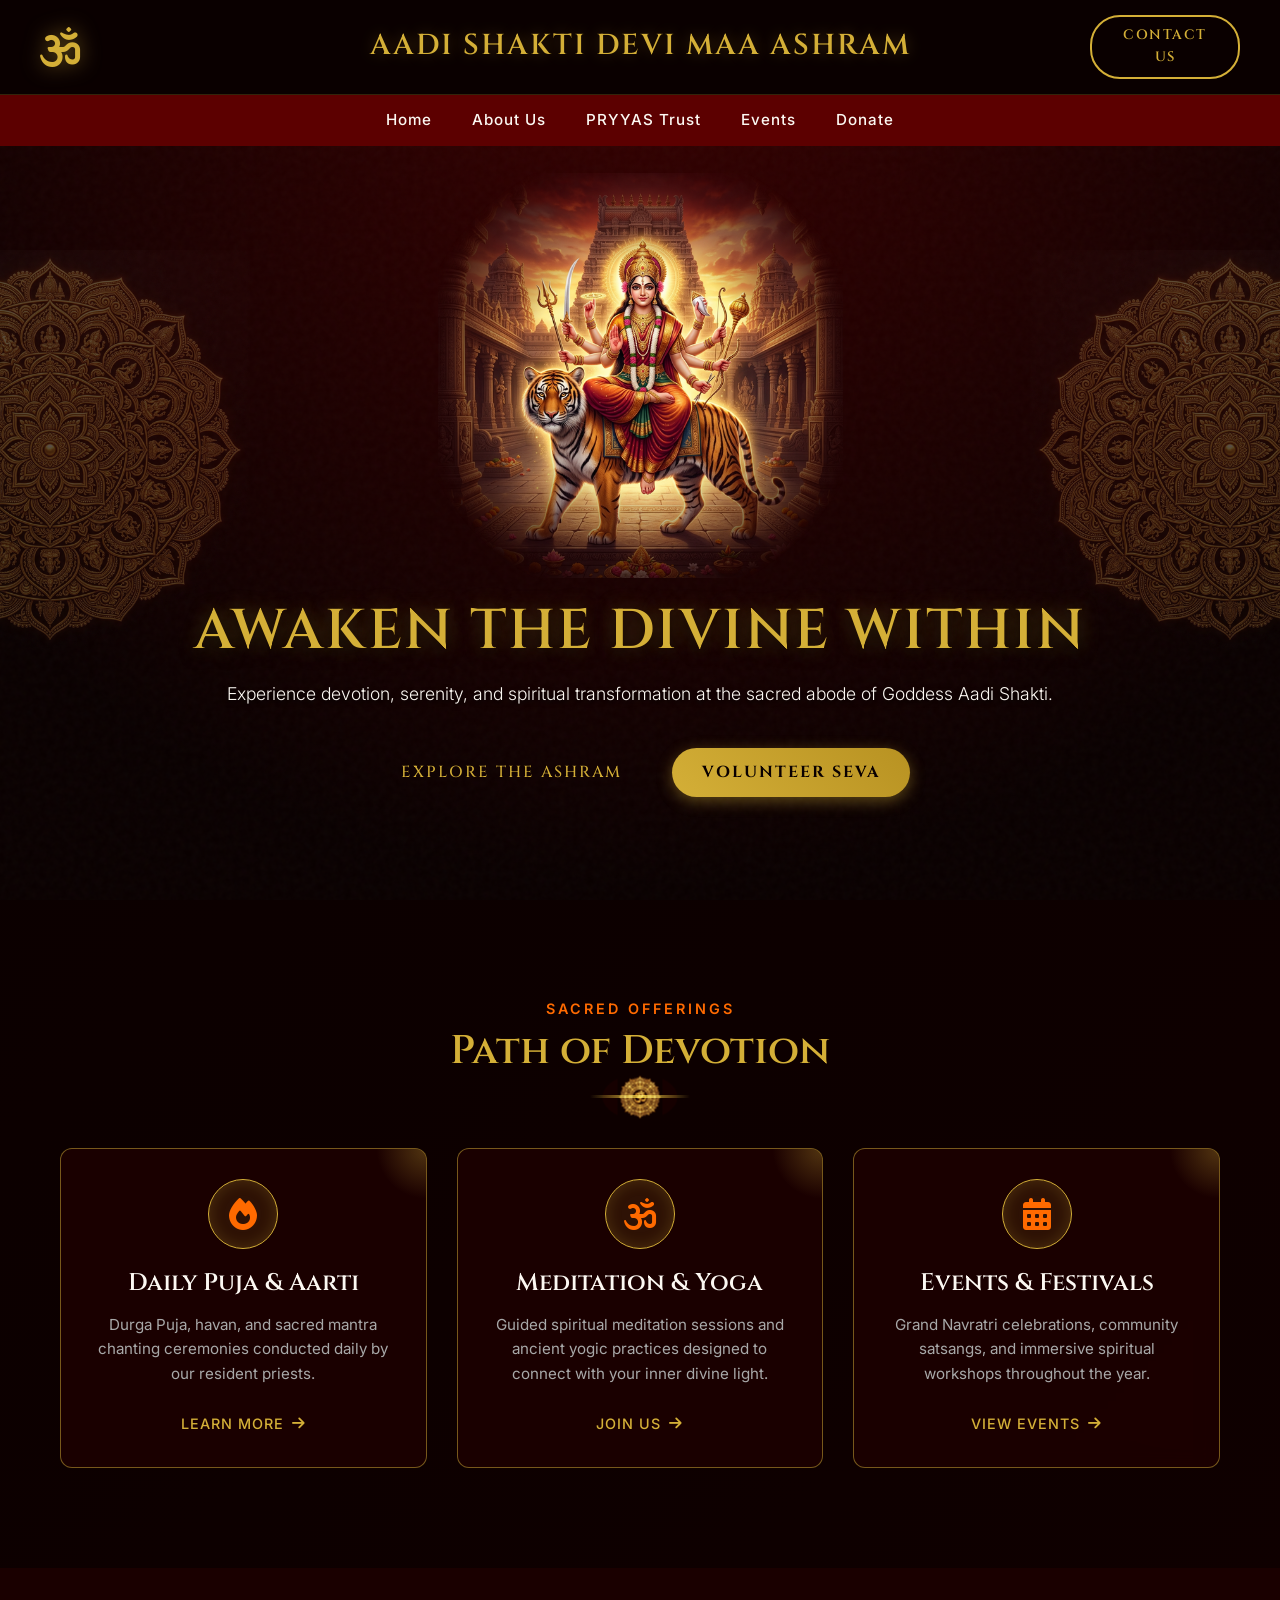
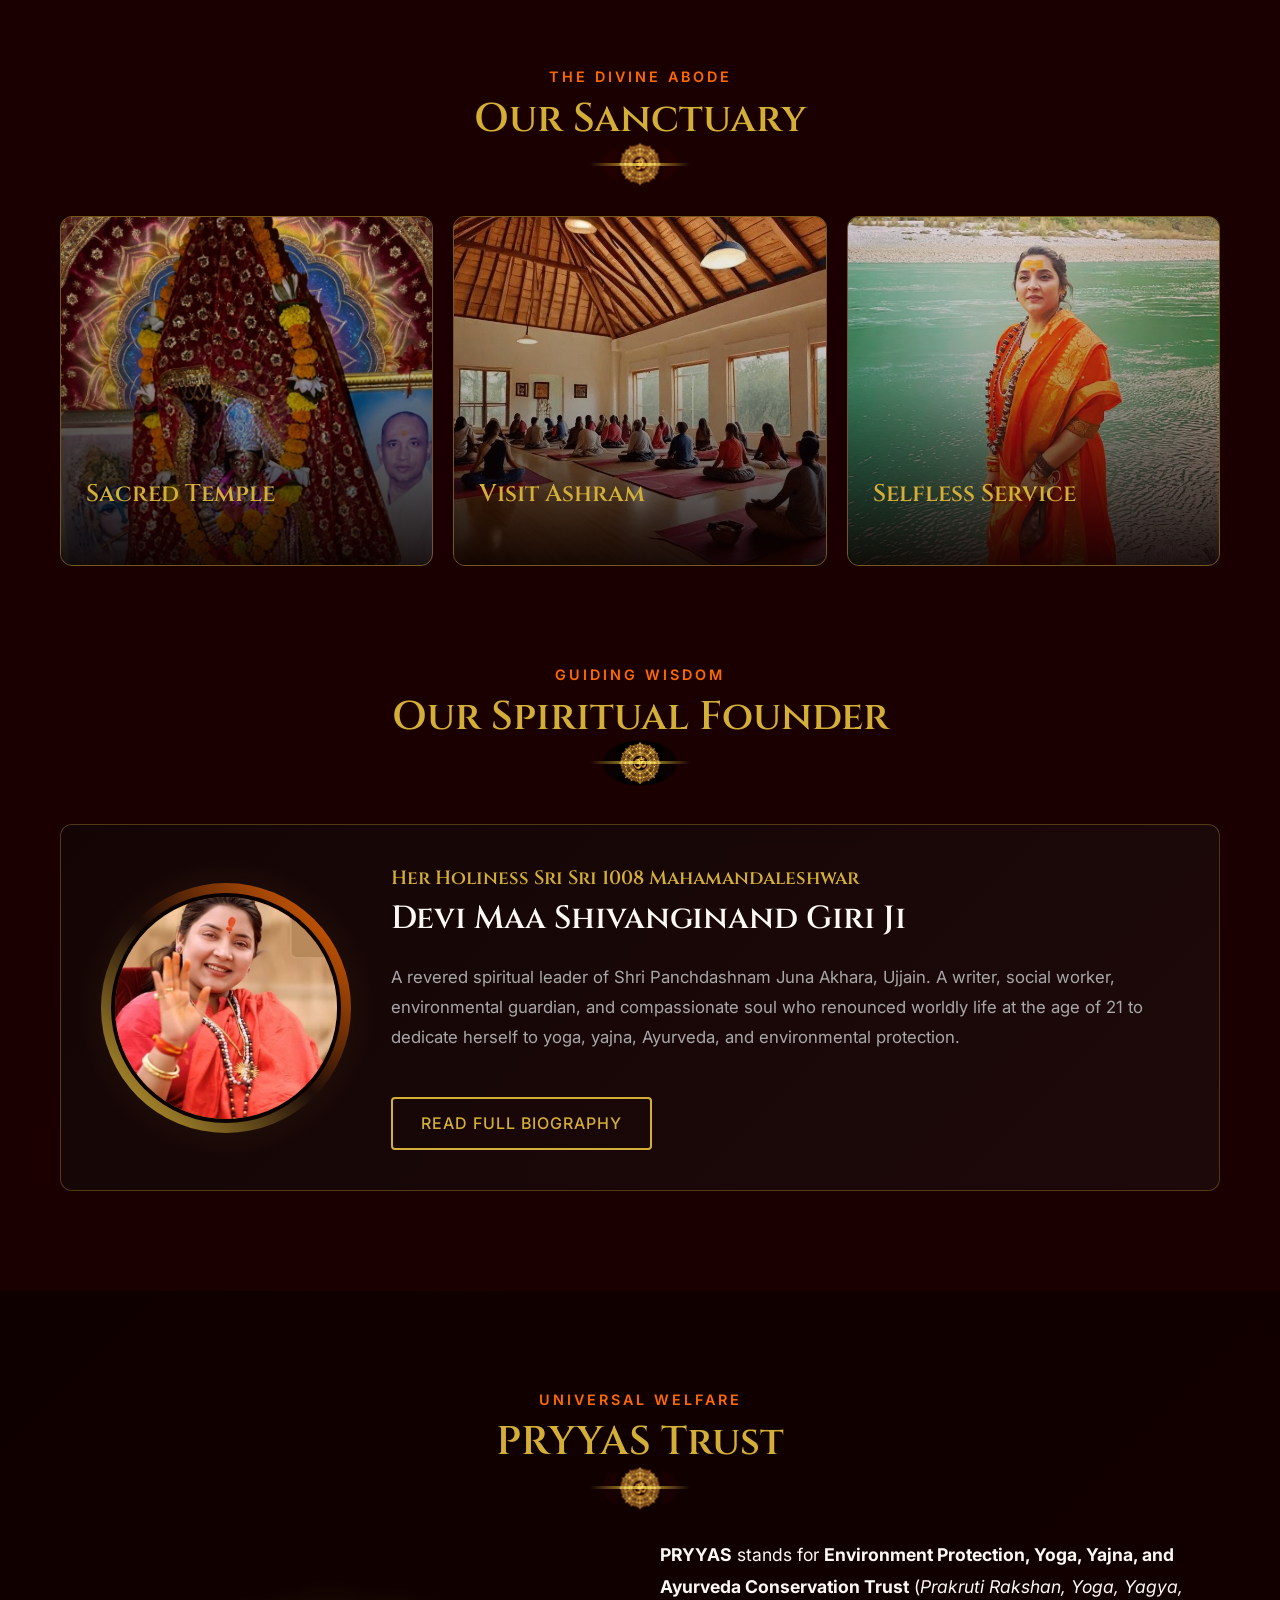
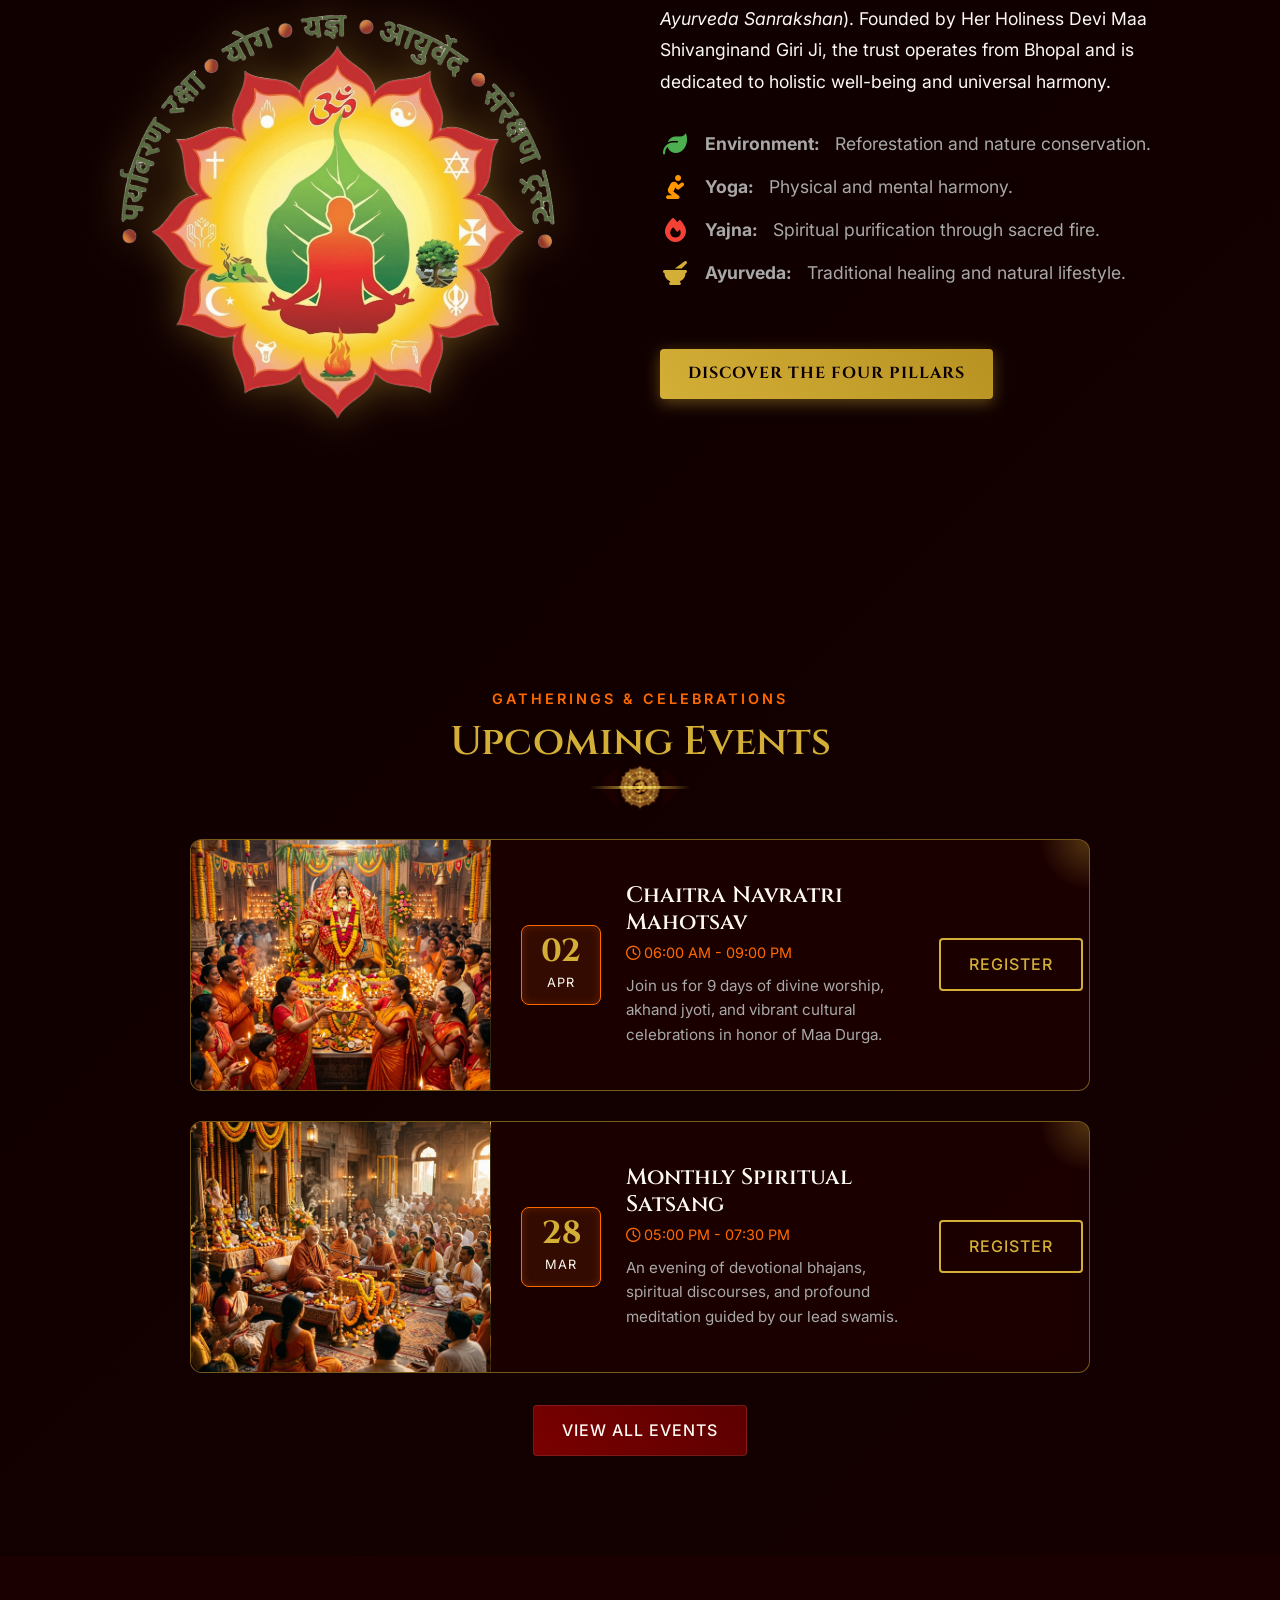
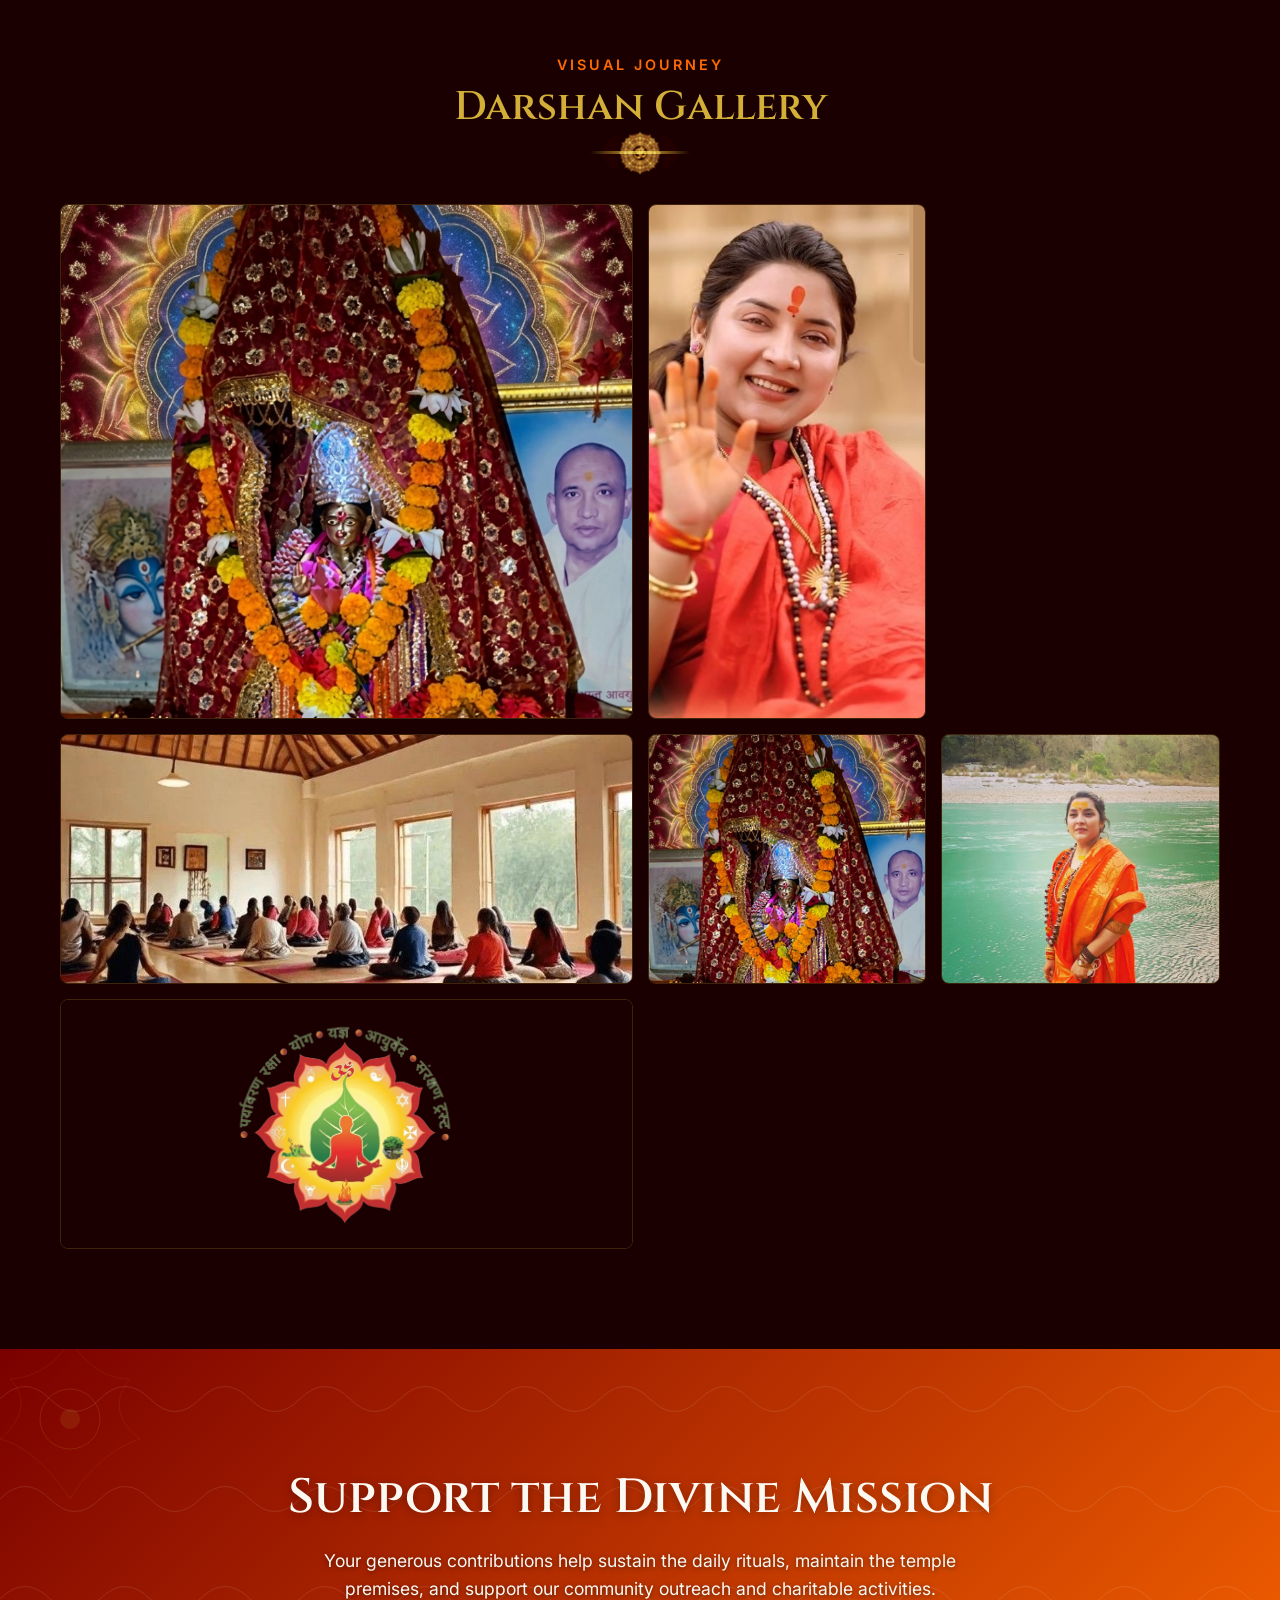
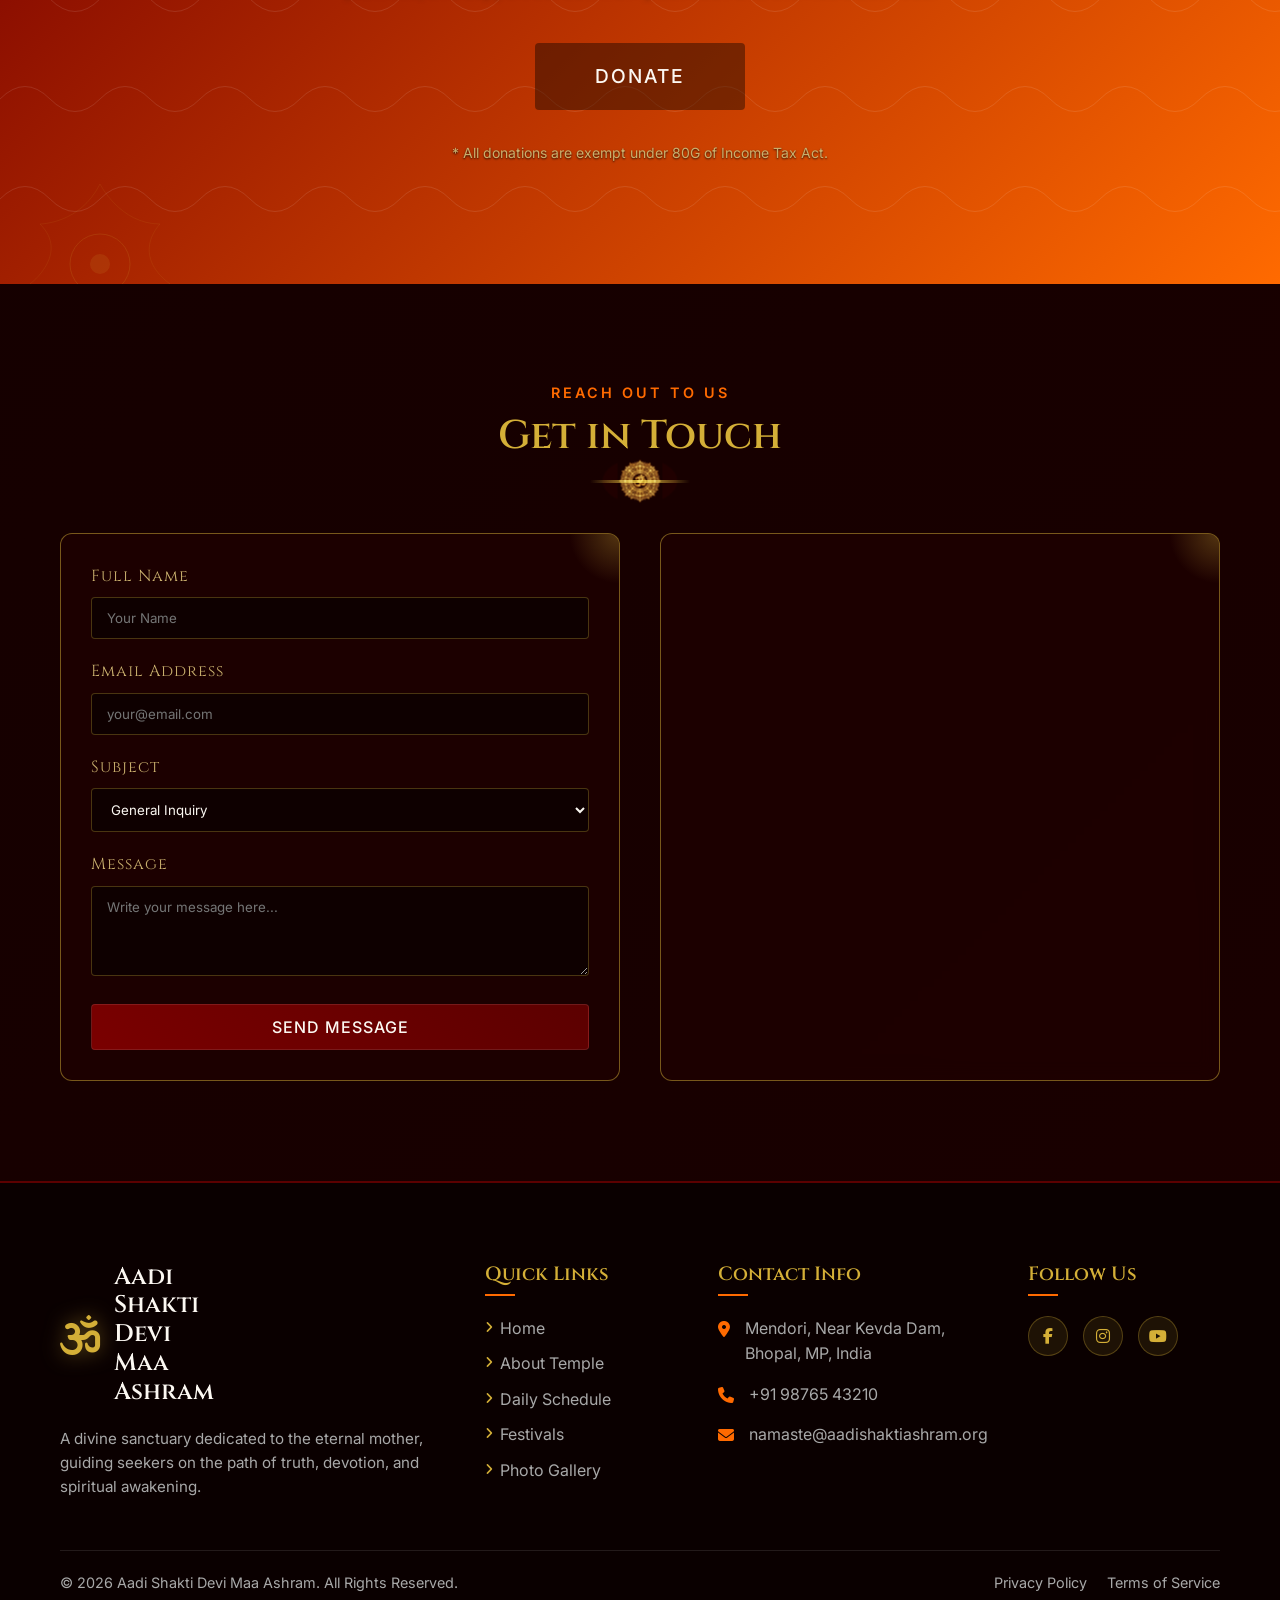
<file: index.html>
<!DOCTYPE html>
<html lang="en">

<head>
    <meta charset="UTF-8">
    <meta name="viewport" content="width=device-width, initial-scale=1.0">
    <title>Aadi Shakti Devi Maa Ashram</title>
    <meta name="description" content="A Sanctuary of Spiritual Wisdom & Devotion to Mother Durga">

    <!-- Google Fonts -->
    <link rel="preconnect" href="https://fonts.googleapis.com">
    <link rel="preconnect" href="https://fonts.gstatic.com" crossorigin>
    <link
        href="https://fonts.googleapis.com/css2?family=Cinzel:wght@400;600;700;800&family=Inter:wght@300;400;500;600&display=swap"
        rel="stylesheet">

    <!-- Custom CSS -->
    <link rel="stylesheet" href="styles.css">

    <!-- FontAwesome for Icons -->
    <link rel="stylesheet" href="https://cdnjs.cloudflare.com/ajax/libs/font-awesome/6.4.0/css/all.min.css">
</head>

<body>

    <!-- Floating Particles Container -->
    <div id="particles-container"></div>

    <!-- 1. Header / Navbar -->
    <header class="header">
        <div class="header-top">
            <div class="logo">
                <i class="fa-solid fa-om trishul-icon"></i>
                <!-- SVG logo  -->
            </div>

            <div class="site-title">
                <h1><a href="#">AADI SHAKTI DEVI MAA ASHRAM</a></h1>
            </div>

            <div class="header-contact">
                <!-- <div id="google_translate_element" style="opacity:0.6; transform: scale(0.8); margin-right: 10px;">
                </div> -->
                <!-- Hindi Toggle Button -->
                <!-- <button id="hindi-toggle" class="btn btn-outline-gold rounded-btn translation-btn"
                    onclick="toggleHindi()">
                    <i class="fa-solid fa-language"></i> हिन्दी
                </button> -->
                <a href="#contact" class="btn btn-outline-gold rounded-btn contact-btn">Contact Us</a>
                <button class="mobile-menu-btn" aria-label="Toggle Menu">
                    <i class="fa-solid fa-bars"></i>
                </button>
            </div>
        </div>

        <nav class="main-nav">
            <ul class="nav-links container">
                <li><a href="#home">Home</a></li>
                <li><a href="#about">About Us</a></li>
                <li><a href="pryyas.html">PRYYAS Trust</a></li>
                <li><a href="#events">Events</a></li>
                <li><a href="#donate">Donate</a></li>
            </ul>
        </nav>
    </header>

    <!-- Mobile Navigation Overlay -->
    <div class="mobile-nav-overlay">
        <div class="mobile-nav-close">
            <i class="fa-solid fa-xmark"></i>
        </div>
        <ul class="mobile-nav-links">
            <li><a href="#home">Home</a></li>
            <li><a href="#about">About Us</a></li>
            <li><a href="pryyas.html">PRYYAS Trust</a></li>
            <li><a href="#events">Events</a></li>
            <li><a href="#donate">Donate</a></li>
            <li><a href="#contact" class="btn btn-outline-gold mobile-donate-btn">Contact Us</a></li>
        </ul>
        <div class="mandala-decoration top-right"></div>
        <div class="mandala-decoration bottom-left"></div>
    </div>

    <!-- 2. Hero Section -->
    <section id="home" class="hero">
        <div class="hero-overlay"></div>
        <div class="hero-background"></div>

        <div class="container hero-container">
            <div class="hero-image-wrapper animate-fade-in-up">
                <img src="assets/durga_maa_hero.png" alt="Goddess Durga" class="hero-durga-img">
            </div>

            <div class="hero-content">
                <h3 class="hero-title animate-fade-in-up delay-1">AWAKEN THE DIVINE WITHIN</h3>
                <p class="hero-subtitle animate-fade-in-up delay-2">Experience devotion, serenity, and spiritual
                    transformation at the sacred abode of Goddess Aadi Shakti.</p>

                <div class="hero-buttons animate-fade-in-up delay-3">
                    <a href="#about" class="btn btn-gold rounded-btn">EXPLORE THE ASHRAM</a>
                    <a href="#contact" class="btn btn-gold-filled rounded-btn">VOLUNTEER SEVA</a>
                </div>
            </div>
        </div>

        <!-- Large Side Mandalas -->
        <div class="mandala-decoration mandala-hero-left"></div>
        <div class="mandala-decoration mandala-hero-right"></div>
    </section>

    <!-- 3. Services / Path of Devotion Section -->
    <section id="services" class="services section-padding">
        <div class="container">
            <div class="section-header text-center">
                <h3 class="section-subtitle">Sacred Offerings</h3>
                <h2 class="section-title">Path of Devotion</h2>
                <div class="ornament-divider"></div>
            </div>

            <div class="grid-3-col">
                <!-- Card 1 -->
                <div class="service-card luxury-card" data-aos="fade-up">
                    <div class="card-icon">
                        <i class="fa-solid fa-fire fa-fw"></i>
                    </div>
                    <h4>Daily Puja & Aarti</h4>
                    <p>Durga Puja, havan, and sacred mantra chanting ceremonies conducted daily by our resident priests.
                    </p>
                    <a href="daily-puja.html" class="btn-text">Learn More <i class="fa-solid fa-arrow-right"></i></a>
                    <div class="card-glow"></div>
                </div>

                <!-- Card 2 -->
                <div class="service-card luxury-card" data-aos="fade-up" data-aos-delay="100">
                    <div class="card-icon">
                        <i class="fa-solid fa-om fa-fw"></i>
                    </div>
                    <h4>Meditation & Yoga</h4>
                    <p>Guided spiritual meditation sessions and ancient yogic practices designed to connect with your
                        inner divine light.</p>
                    <a href="meditation.html" class="btn-text">Join Us <i class="fa-solid fa-arrow-right"></i></a>
                    <div class="card-glow"></div>
                </div>

                <!-- Card 3 -->
                <div class="service-card luxury-card" data-aos="fade-up" data-aos-delay="200">
                    <div class="card-icon">
                        <i class="fa-solid fa-calendar-days fa-fw"></i>
                    </div>
                    <h4>Events & Festivals</h4>
                    <p>Grand Navratri celebrations, community satsangs, and immersive spiritual workshops throughout the
                        year.</p>
                    <a href="events.html" class="btn-text">View Events <i class="fa-solid fa-arrow-right"></i></a>
                    <div class="card-glow"></div>
                </div>
            </div>
        </div>
    </section>

    <!-- 4. Our Sanctuary Section -->
    <section id="about" class="sanctuary section-padding bg-dark-maroon">
        <div class="container">
            <div class="section-header text-center">
                <h3 class="section-subtitle">The Divine Abode</h3>
                <h2 class="section-title">Our Sanctuary</h2>
                <div class="ornament-divider"></div>
            </div>

            <div class="grid-3-col sanctuary-gallery">
                <div class="image-card" data-aos="fade-right">
                    <div class="image-placeholder bg-temple"></div>
                    <div class="image-card-content">
                        <h4>Sacred Temple</h4>
                        <p>The main sanctum where Mother Durga resides in her majestic form.</p>
                    </div>
                </div>

                <div class="image-card" data-aos="fade-up">
                    <div class="image-placeholder bg-ashram"
                        style="background-image: url('assets/visit_ashram.jpg'); background-position: center;"></div>
                    <div class="image-card-content">
                        <h4>Visit Ashram</h4>
                        <p>Find peace in our serene meditation halls and sacred spaces.</p>
                    </div>
                </div>

                <div class="image-card" data-aos="fade-left">
                    <div class="image-placeholder bg-retreat" style="background-image: url('assets/founder3.png');">
                    </div>
                    <div class="image-card-content">
                        <h4>Selfless Service</h4>
                        <p>Engage in Seva and contribute to our community welfare initiatives.</p>
                    </div>
                </div>
            </div>

            <!-- Founder Profile Snippet -->
            <div class="section-header text-center mt-section" data-aos="fade-up">
                <h3 class="section-subtitle">Guiding Wisdom</h3>
                <h2 class="section-title">Our Spiritual Founder</h2>
                <div class="ornament-divider"></div>
            </div>
            <div class="founder-snippet luxury-card mt-5" data-aos="fade-up">
                <div class="founder-grid">
                    <div class="founder-image-wrapper">
                        <img src="assets/founder1.png" alt="Devi Maa Shivanginand Giriji" class="founder-img-circle">
                        <div class="founder-glow"></div>
                    </div>
                    <div class="founder-content">
                        <h3 class="founder-title">Her Holiness Sri Sri 1008 Mahamandaleshwar<br><span>Devi Maa
                                Shivanginand Giri Ji</span></h3>
                        <p class="founder-bio">A revered spiritual leader of Shri Panchdashnam Juna Akhara, Ujjain. A
                            writer, social worker, environmental guardian, and compassionate soul who renounced worldly
                            life at the age of 21 to dedicate herself to yoga, yajna, Ayurveda, and environmental
                            protection.</p>
                        <a href="founder.html" class="btn btn-outline-gold mt-3">Read Full Biography</a>
                    </div>
                </div>
            </div>
        </div>
        <!-- Decorative subtle background pattern -->
        <div class="bg-pattern-overlay"></div>
    </section>

    <!-- 4.1 PRYYAS Trust Section -->
    <section id="pryyas-trust" class="pryyas-trust section-padding bg-dark-texture">
        <div class="container">
            <div class="section-header text-center">
                <h3 class="section-subtitle text-gold">Universal Welfare</h3>
                <h2 class="section-title">PRYYAS Trust</h2>
                <div class="ornament-divider"></div>
            </div>

            <div class="grid-2-col align-items-center mt-5 pryyas-grid">
                <!-- Logo Wrapper FIRST for correct mobile priority -->
                <div class="pryyas-logo-wrapper text-center" data-aos="fade-left">
                    <img src="assets/pryyas_logo.png" alt="PRYYAS Trust Logo" class="pryyas-logo-img">
                </div>
                <div class="pryyas-intro-text" data-aos="fade-right">
                    <p class="mb-4 text-gray" style="font-size: 1.1rem; line-height: 1.8;">
                        <strong>PRYYAS</strong> stands for <strong> Environment Protection, Yoga, Yajna, and Ayurveda
                            Conservation Trust</strong>
                        (<em>Prakruti Rakshan, Yoga, Yagya, Ayurveda Sanrakshan</em>). Founded by Her Holiness Devi Maa
                        Shivanginand Giri Ji,
                        the trust operates from Bhopal and is dedicated to holistic well-being and universal harmony.
                    </p>
                    <ul class="pillar-list">
                        <li><i class="fa-solid fa-leaf text-green"></i> <strong>Environment:</strong> Reforestation and
                            nature conservation.</li>
                        <li><i class="fa-solid fa-person-praying text-orange"></i> <strong>Yoga:</strong> Physical and
                            mental harmony.</li>
                        <li><i class="fa-solid fa-fire text-red"></i> <strong>Yajna:</strong> Spiritual purification
                            through sacred fire.</li>
                        <li><i class="fa-solid fa-mortar-pestle text-gold"></i> <strong>Ayurveda:</strong> Traditional
                            healing and natural lifestyle.</li>
                    </ul>
                    <a href="pryyas.html" class="btn btn-gold-filled mt-4">Discover the Four Pillars</a>
                </div>
            </div>
        </div>
    </section>

    <!-- 5. Upcoming Events Section -->
    <section id="events" class="events section-padding">
        <div class="container">
            <div class="section-header text-center">
                <h3 class="section-subtitle">Gatherings & Celebrations</h3>
                <h2 class="section-title">Upcoming Events</h2>
                <div class="ornament-divider"></div>
            </div>

            <div class="events-list">
                <!-- Event 1 -->
                <div class="event-card luxury-card horizontal-card" data-aos="fade-up">
                    <div class="event-image"
                        style="background-image: url('assets/navratri_festival.png'); background-size: cover; background-position: center;">
                    </div>
                    <div class="event-details">
                        <div class="event-date">
                            <span class="day">02</span>
                            <span class="month">APR</span>
                        </div>
                        <div class="event-info">
                            <h4>Chaitra Navratri Mahotsav</h4>
                            <p class="event-time"><i class="fa-regular fa-clock"></i> 06:00 AM - 09:00 PM</p>
                            <p class="event-desc">Join us for 9 days of divine worship, akhand jyoti, and vibrant
                                cultural celebrations in honor of Maa Durga.</p>
                        </div>
                        <div class="event-action">
                            <a href="#contact" class="btn btn-outline-gold">Register</a>
                        </div>
                    </div>
                    <div class="card-glow"></div>
                </div>

                <!-- Event 2 -->
                <div class="event-card luxury-card horizontal-card" data-aos="fade-up" data-aos-delay="100">
                    <div class="event-image"
                        style="background-image: url('assets/satsang_meditation.png'); background-size: cover; background-position: center;">
                    </div>
                    <div class="event-details">
                        <div class="event-date">
                            <span class="day">28</span>
                            <span class="month">MAR</span>
                        </div>
                        <div class="event-info">
                            <h4>Monthly Spiritual Satsang</h4>
                            <p class="event-time"><i class="fa-regular fa-clock"></i> 05:00 PM - 07:30 PM</p>
                            <p class="event-desc">An evening of devotional bhajans, spiritual discourses, and profound
                                meditation guided by our lead swamis.</p>
                        </div>
                        <div class="event-action">
                            <a href="#contact" class="btn btn-outline-gold">Register</a>
                        </div>
                    </div>
                    <div class="card-glow"></div>
                </div>
            </div>

            <div class="text-center mt-4">
                <a href="events.html" class="btn btn-primary">View All Events</a>
            </div>
        </div>
    </section>

    <!-- 6. Gallery Section -->
    <section id="gallery" class="gallery section-padding bg-dark-maroon">
        <div class="container">
            <div class="section-header text-center">
                <h3 class="section-subtitle">Visual Journey</h3>
                <h2 class="section-title">Darshan Gallery</h2>
                <div class="ornament-divider"></div>
            </div>

            <div class="masonry-gallery">
                <div class="gallery-item size-large" data-aos="zoom-in">
                    <div class="gallery-img"
                        style="background-image: url('assets/sacred_temple.jpg'); background-size: cover; background-position: center;">
                    </div>
                </div>
                <div class="gallery-item size-tall" data-aos="zoom-in" data-aos-delay="100">
                    <div class="gallery-img"
                        style="background-image: url('assets/founder1.png'); background-size: cover; background-position: center top;">
                    </div>
                </div>
                <div class="gallery-item size-wide" data-aos="zoom-in" data-aos-delay="200">
                    <div class="gallery-img"
                        style="background-image: url('assets/visit_ashram.jpg'); background-size: cover; background-position: center;">
                    </div>
                </div>
                <div class="gallery-item size-normal" data-aos="zoom-in" data-aos-delay="300">
                    <div class="gallery-img"
                        style="background-image: url('assets/navratri_event.jpg'); background-size: cover; background-position: center;">
                    </div>
                </div>
                <div class="gallery-item size-normal" data-aos="zoom-in" data-aos-delay="400">
                    <div class="gallery-img"
                        style="background-image: url('assets/founder3.png'); background-size: cover; background-position: center top;">
                    </div>
                </div>
                <div class="gallery-item size-wide" data-aos="zoom-in" data-aos-delay="500">
                    <div class="gallery-img"
                        style="background-image: url('assets/pryyas_logo.png'); background-size: contain; background-repeat: no-repeat; background-position: center; background-color: #1a0000;">
                    </div>
                </div>
            </div>
        </div>
    </section>

    <!-- 7. Donation Section -->
    <section id="donate" class="donation cta-section">
        <div class="donation-overlay"></div>
        <div class="container text-center relative-z">
            <h2 class="cta-title">Support the Divine Mission</h2>
            <p class="cta-desc">Your generous contributions help sustain the daily rituals, maintain the temple
                premises, and support our community outreach and charitable activities.</p>

            <div class="donation-options mt-4">
                <a href="#contact" class="btn btn-gold glow-effect donate-opt"
                    style="font-size:1.2rem; padding: 18px 60px; letter-spacing: 2px;"> DONATE</a>
            </div>

            <p class="tax-info text-small mt-4 text-gold-muted">* All donations are exempt under 80G of Income Tax Act.
            </p>
        </div>
        <div class="mandala-decoration top-left opacity-30"></div>
        <div class="mandala-decoration bottom-right opacity-30"></div>
    </section>

    <!-- 8. Contact Section -->
    <section id="contact" class="contact section-padding">
        <div class="container">
            <div class="section-header text-center">
                <h3 class="section-subtitle">Reach Out to Us</h3>
                <h2 class="section-title">Get in Touch</h2>
                <div class="ornament-divider"></div>
            </div>

            <div class="grid-2-col contact-layout">
                <!-- Contact Form -->
                <div class="contact-form-container luxury-card" data-aos="fade-right">
                    <form class="contact-form" id="contactForm">
                        <div class="form-group">
                            <label for="name">Full Name</label>
                            <input type="text" id="name" required class="form-input" placeholder="Your Name">
                        </div>
                        <div class="form-group">
                            <label for="email">Email Address</label>
                            <input type="email" id="email" required class="form-input" placeholder="your@email.com">
                        </div>
                        <div class="form-group">
                            <label for="subject">Subject</label>
                            <select id="subject" class="form-input">
                                <option value="general">General Inquiry</option>
                                <option value="puja">Puja Booking</option>
                                <option value="volunteer">Volunteer/Seva</option>
                                <option value="donation">Donation Query</option>
                            </select>
                        </div>
                        <div class="form-group">
                            <label for="message">Message</label>
                            <textarea id="message" rows="4" required class="form-input"
                                placeholder="Write your message here..."></textarea>
                        </div>
                        <button type="submit" class="btn btn-primary btn-full glow-effect">Send Message</button>
                    </form>
                    <div class="card-glow"></div>
                </div>

                <!-- Google Map Embed & Info -->
                <div class="contact-info-container" data-aos="fade-left">
                    <div class="map-wrapper luxury-card">
                        <iframe
                            src="https://www.google.com/maps/embed?pb=!1m18!1m12!1m3!1d117325.22818784824!2d77.34860431422792!3d23.22839446820251!2m3!1f0!2f0!3f0!3m2!1i1024!2i768!4f13.1!3m3!1m2!1s0x397c42dfabfe8a97%3A0xe7dc28bfb0bf9cdb!2sMendori%2C%20Madhya%20Pradesh%20462044!5e0!3m2!1sen!2sin!4v1703649511116!5m2!1sen!2sin"
                            width="100%" height="100%" style="border:0;" allowfullscreen="" loading="lazy"
                            referrerpolicy="no-referrer-when-downgrade">
                        </iframe>
                        <div class="card-glow"></div>
                    </div>
                </div>
            </div>
        </div>
    </section>

    <!-- 9. Footer -->
    <footer class="footer">
        <div class="container">
            <div class="footer-grid">
                <div class="footer-brand">
                    <div class="logo">
                        <i class="fa-solid fa-om trishul-icon" style="margin-right: 14px;"></i>
                        <h2>Aadi Shakti<br>Devi Maa Ashram</h2>
                    </div>
                    <p class="footer-desc">A divine sanctuary dedicated to the eternal mother, guiding seekers on the
                        path of truth, devotion, and spiritual awakening.</p>
                </div>

                <div class="footer-links">
                    <h3>Quick Links</h3>
                    <ul>
                        <li><a href="#home">Home</a></li>
                        <li><a href="#about">About Temple</a></li>
                        <li><a href="#services">Daily Schedule</a></li>
                        <li><a href="#events">Festivals</a></li>
                        <li><a href="#gallery">Photo Gallery</a></li>
                    </ul>
                </div>

                <div class="footer-contact">
                    <h3>Contact Info</h3>
                    <ul class="contact-details">
                        <li><i class="fa-solid fa-location-dot"></i> Mendori, Near Kevda Dam, Bhopal, MP, India</li>
                        <li><i class="fa-solid fa-phone"></i> +91 98765 43210</li>
                        <li><i class="fa-solid fa-envelope"></i> namaste@aadishaktiashram.org</li>
                    </ul>
                </div>

                <div class="footer-social">
                    <h3>Follow Us</h3>
                    <div class="social-icons">
                        <a href="https://www.facebook.com/devimaasarkar" target="_blank" rel="noopener"
                            aria-label="Facebook" class="social-link"><i class="fa-brands fa-facebook-f"></i></a>
                        <a href="https://www.instagram.com/devimaashivanginandgiriji?igsh=MThkcWp2dW5lejQ1cA=="
                            target="_blank" rel="noopener" aria-label="Instagram" class="social-link"><i
                                class="fa-brands fa-instagram"></i></a>
                        <a href="https://youtube.com/@1008devimaashivanginandgiriji?si=Fdl_FMZtdFSj-Vi3" target="_blank"
                            rel="noopener" aria-label="YouTube" class="social-link"><i
                                class="fa-brands fa-youtube"></i></a>
                    </div>
                </div>
            </div>

            <div class="footer-bottom">
                <p>&copy; 2026 Aadi Shakti Devi Maa Ashram. All Rights Reserved.</p>
                <div class="footer-bottom-links">
                    <a href="#">Privacy Policy</a>
                    <a href="#">Terms of Service</a>
                </div>
            </div>
        </div>
        <div class="mandala-decoration bottom-center opacity-20"></div>
    </footer>

    <!-- Scripts -->
    <!-- AOS for scroll animations -->
    <link href="https://unpkg.com/aos@2.3.1/dist/aos.css" rel="stylesheet">
    <script src="https://unpkg.com/aos@2.3.1/dist/aos.js"></script>

    <script src="script.js"></script>
</body>

</html>
</file>
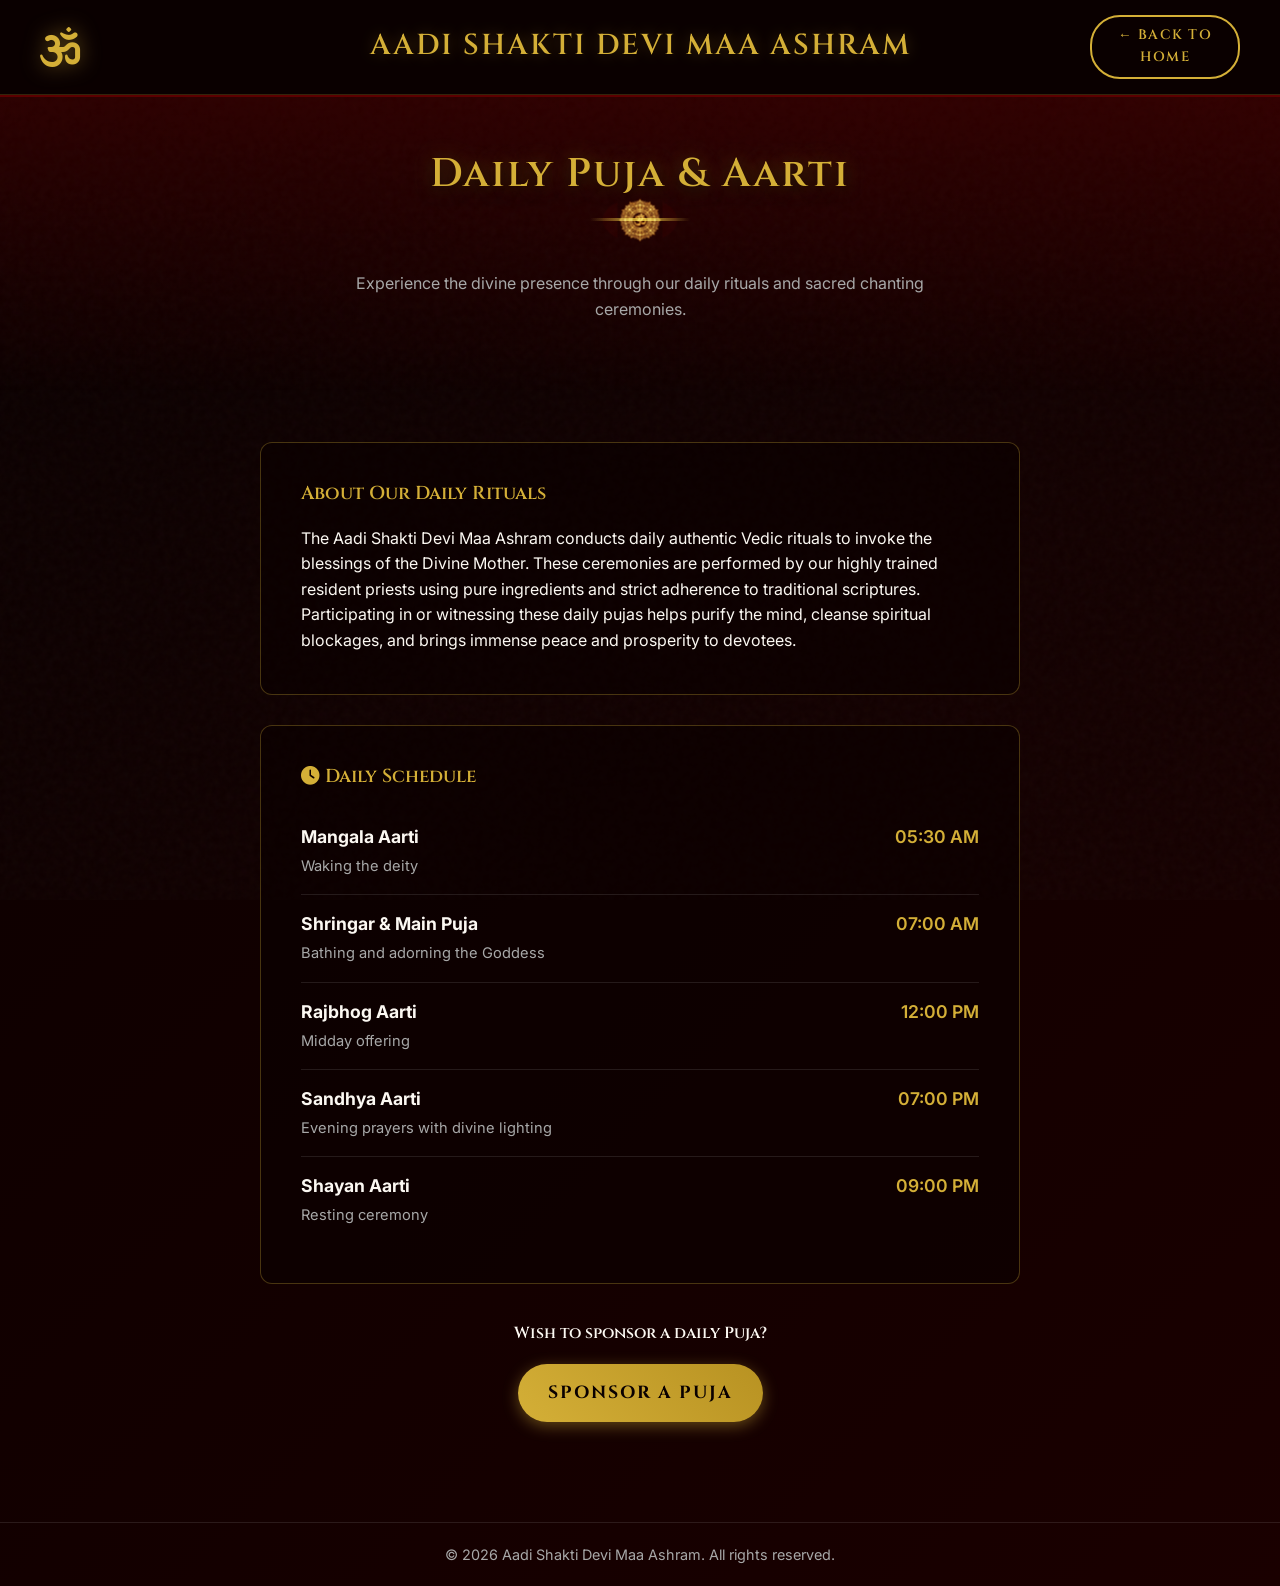
<file: daily-puja.html>
<!DOCTYPE html>
<html lang="en">

<head>
    <meta charset="UTF-8">
    <meta name="viewport" content="width=device-width, initial-scale=1.0">
    <title>Daily Puja & Aarti - Aadi Shakti Devi Maa Ashram</title>
    <!-- Google Fonts -->
    <link rel="preconnect" href="https://fonts.googleapis.com">
    <link rel="preconnect" href="https://fonts.gstatic.com" crossorigin>
    <link href="https://fonts.googleapis.com/css2?family=Cinzel:wght@400;600;700;800&family=Inter:wght@300;400;500;600&display=swap" rel="stylesheet">
    <!-- FontAwesome -->
    <link rel="stylesheet" href="https://cdnjs.cloudflare.com/ajax/libs/font-awesome/6.4.0/css/all.min.css">
    <!-- Custom CSS (Reusing main styles) -->
    <link rel="stylesheet" href="styles.css">
    <style>
        .page-header {
            padding-top: 150px;
            padding-bottom: 50px;
            text-align: center;
            background: linear-gradient(to bottom, rgba(122, 0, 0, 0.4), transparent);
        }

        .content-section {
            padding: 50px 0;
            max-width: 800px;
            margin: 0 auto;
        }

        .content-card {
            background: rgba(10, 0, 0, 0.6);
            border: 1px solid rgba(212, 175, 55, 0.3);
            border-radius: 12px;
            padding: 40px;
            margin-bottom: 30px;
        }

        .puja-schedule {
            list-style: none;
            padding: 0;
        }

        .puja-schedule li {
            display: flex;
            justify-content: space-between;
            padding: 15px 0;
            border-bottom: 1px solid rgba(255, 255, 255, 0.1);
            font-size: 1.1rem;
        }

        .puja-schedule li:last-child {
            border-bottom: none;
        }

        .time {
            color: var(--accent-gold);
            font-weight: 600;
        }
    </style>
</head>

<body>
    <!-- 1. Header (Simplified for subpages) -->
    <header class="header">
        <div class="header-top">
            <div class="logo">
                <i class="fa-solid fa-om trishul-icon"></i>
            </div>
            
            <div class="site-title">
                <h1><a href="index.html">AADI SHAKTI DEVI MAA ASHRAM</a></h1>
            </div>
            
            <div class="header-contact">
                <!-- <div id="google_translate_element" style="display:none"></div> -->
                <!-- Hindi Toggle Button -->
                <!-- <button id="hindi-toggle" class="btn btn-outline-gold rounded-btn translation-btn" onclick="toggleHindi()">
                    <i class="fa-solid fa-language"></i> हिन्दी
                </button> -->
                <a href="index.html" class="btn btn-outline-gold rounded-btn">
                    <span class="back-text-full">&larr; Back to Home</span>
                    <span class="back-text-short">&larr; Back</span>
                </a>
                <button class="mobile-menu-btn" aria-label="Toggle Menu" style="display:none;">
                    <i class="fa-solid fa-bars"></i>
                </button>
            </div>
        </div>
    </header>

    <!-- 2. Page Header -->
    <section class="page-header">
        <div class="container">
            <h1 class="hero-title" style="font-size: 2.5rem; margin-bottom: 20px;">Daily Puja & Aarti</h1>
            <div class="ornament-divider"></div>
            <p style="color: var(--text-gray); max-width: 600px; margin: 20px auto;">Experience the divine presence through our daily rituals and sacred chanting ceremonies.</p>
        </div>
    </section>

    <!-- 3. Main Content -->
    <section class="content-section">
        <div class="container">
            
            <div class="content-card">
                <h3 style="color: var(--accent-gold); margin-bottom: 20px; font-family: var(--font-heading);">About Our Daily Rituals</h3>
                <p>The Aadi Shakti Devi Maa Ashram conducts daily authentic Vedic rituals to invoke the blessings of the Divine Mother. These ceremonies are performed by our highly trained resident priests using pure ingredients and strict adherence to traditional scriptures.</p>
                <p>Participating in or witnessing these daily pujas helps purify the mind, cleanse spiritual blockages, and brings immense peace and prosperity to devotees.</p>
            </div>

            <div class="content-card">
                <h3 style="color: var(--accent-gold); margin-bottom: 20px; font-family: var(--font-heading);"><i class="fa-solid fa-clock"></i> Daily Schedule</h3>
                <ul class="puja-schedule">
                    <li>
                        <span><strong>Mangala Aarti</strong> <br><small style="color:var(--text-gray)">Waking the deity</small></span>
                        <span class="time">05:30 AM</span>
                    </li>
                    <li>
                        <span><strong>Shringar & Main Puja</strong> <br><small style="color:var(--text-gray)">Bathing and adorning the Goddess</small></span>
                        <span class="time">07:00 AM</span>
                    </li>
                    <li>
                        <span><strong>Rajbhog Aarti</strong> <br><small style="color:var(--text-gray)">Midday offering</small></span>
                        <span class="time">12:00 PM</span>
                    </li>
                    <li>
                        <span><strong>Sandhya Aarti</strong> <br><small style="color:var(--text-gray)">Evening prayers with divine lighting</small></span>
                        <span class="time">07:00 PM</span>
                    </li>
                    <li>
                        <span><strong>Shayan Aarti</strong> <br><small style="color:var(--text-gray)">Resting ceremony</small></span>
                        <span class="time">09:00 PM</span>
                    </li>
                </ul>
            </div>

            <div class="text-center" style="margin-top: 40px;">
                <h4 style="margin-bottom: 20px;">Wish to sponsor a daily Puja?</h4>
                <a href="index.html#donate" class="btn btn-gold-filled rounded-btn" style="padding: 15px 30px; font-size: 1.1rem;">Sponsor a Puja</a>
            </div>

        </div>
    </section>

    <!-- 4. Footer -->
    <footer style="text-align: center; padding: 20px; border-top: 1px solid rgba(255,255,255,0.1); margin-top: 50px;">
        <p style="color: var(--text-gray); font-size: 0.9rem;">&copy; 2026 Aadi Shakti Devi Maa Ashram. All rights reserved.</p>
    </footer>

    <script src="script.js"></script>

    <!-- Google Translate Script - Commented out for now -->
    <!-- <script type="text/javascript">
        function googleTranslateElementInit() {
            new google.translate.TranslateElement({
                pageLanguage: 'en',
                includedLanguages: 'hi,en',
                layout: google.translate.TranslateElement.InlineLayout.SIMPLE,
                autoDisplay: false
            }, 'google_translate_element');
        }
    </script>
    <script type="text/javascript" src="//translate.google.com/translate_a/element.js?cb=googleTranslateElementInit"></script> -->
</body>
</html>
</file>
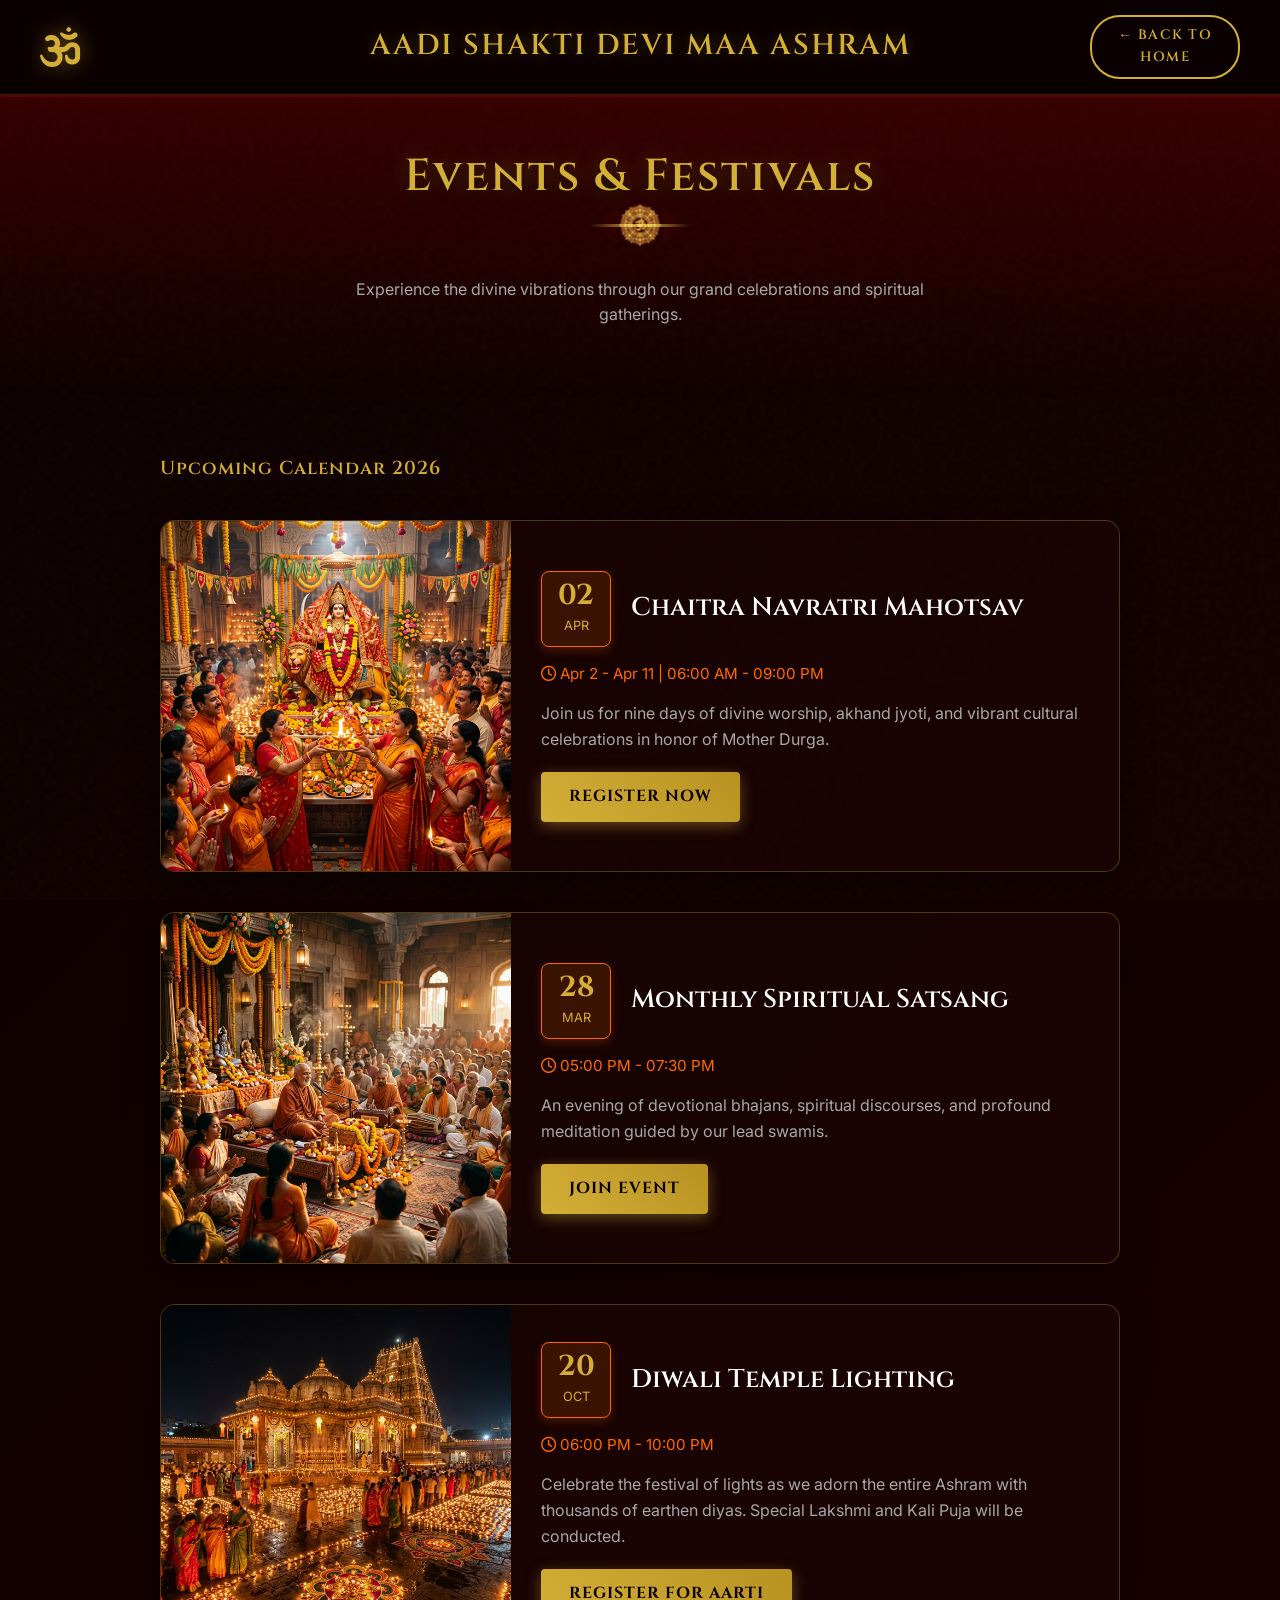
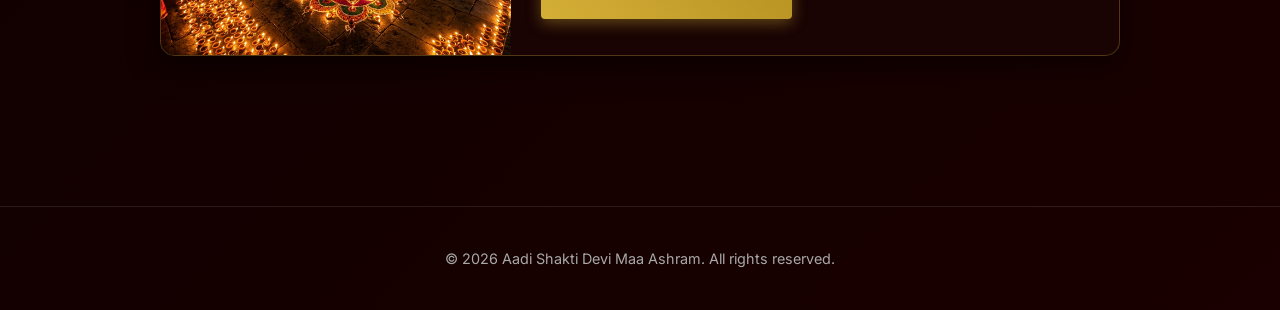
<file: events.html>
<!DOCTYPE html>
<html lang="en">

<head>
    <meta charset="UTF-8">
    <meta name="viewport" content="width=device-width, initial-scale=1.0">
    <title>Events & Festivals - Aadi Shakti Devi Maa Ashram</title>
    <!-- Google Fonts -->
    <link rel="preconnect" href="https://fonts.googleapis.com">
    <link rel="preconnect" href="https://fonts.gstatic.com" crossorigin>
    <link href="https://fonts.googleapis.com/css2?family=Cinzel:wght@400;600;700;800&family=Inter:wght@300;400;500;600&display=swap" rel="stylesheet">
    <!-- FontAwesome -->
    <link rel="stylesheet" href="https://cdnjs.cloudflare.com/ajax/libs/font-awesome/6.4.0/css/all.min.css">
    <!-- Custom CSS -->
    <link rel="stylesheet" href="styles.css">
    <style>
        .page-header {
            padding-top: 150px;
            padding-bottom: 50px;
            text-align: center;
            background: linear-gradient(to bottom, rgba(122, 0, 0, 0.5), transparent);
        }

        .content-section {
            padding: 60px 0;
        }

        /* ---- New Event Card Styling to prevent overlap ---- */
        .event-item {
            display: flex;
            background: rgba(26, 4, 4, 0.9);
            border: 1px solid rgba(212, 175, 55, 0.3);
            border-radius: 15px;
            margin-bottom: 40px;
            overflow: hidden;
            box-shadow: 0 10px 30px rgba(0,0,0,0.5);
        }

        .event-img-side {
            width: 350px;
            min-height: 280px;
            position: relative;
        }

        .event-img-side img {
            width: 100%;
            height: 100%;
            object-fit: cover;
            display: block;
        }

        .event-content-side {
            flex: 1;
            padding: 30px;
            display: flex;
            flex-direction: column;
            justify-content: center;
        }

        .event-meta {
            display: flex;
            align-items: center;
            gap: 20px;
            margin-bottom: 15px;
        }

        .date-box {
            background: rgba(255, 106, 0, 0.15);
            border: 1px solid var(--secondary-orange);
            color: var(--accent-gold);
            padding: 10px;
            border-radius: 8px;
            text-align: center;
            min-width: 70px;
            box-shadow: 0 4px 10px rgba(255, 106, 0, 0.2);
        }

        .date-box .day {
            display: block;
            font-size: 1.8rem;
            font-weight: 700;
            line-height: 1;
            font-family: 'Cinzel', serif;
        }

        .date-box .month {
            display: block;
            font-size: 0.8rem;
            text-transform: uppercase;
            margin-top: 5px;
        }

        .event-title {
            font-family: 'Cinzel', serif;
            font-size: 1.6rem;
            color: #fff;
            margin: 0;
        }

        .event-time {
            color: var(--secondary-orange);
            font-size: 0.95rem;
            margin-bottom: 15px;
        }

        .event-description {
            color: var(--text-gray);
            line-height: 1.6;
            margin-bottom: 20px;
        }

        .event-btn {
            align-self: flex-start;
        }

        /* Responsive Fixes */
        @media (max-width: 992px) {
            .event-img-side {
                width: 250px;
            }
        }

        @media (max-width: 768px) {
            .event-item {
                flex-direction: column;
            }

            .event-img-side {
                width: 100%;
                height: 220px;
                min-height: auto;
            }

            .event-content-side {
                padding: 25px 20px;
            }

            .event-meta {
                flex-direction: row;
                align-items: center;
            }

            .event-title {
                font-size: 1.3rem;
            }

            /* Responsive back button */
            .back-text-full { display: none; }
            .back-text-short { display: inline; }
        }

        @media (min-width: 769px) {
            .back-text-short { display: none; }
            .back-text-full { display: inline; }
        }
    </style>
</head>

<body>
    <!-- 1. Header -->
    <header class="header">
        <div class="header-top">
            <div class="logo">
                <i class="fa-solid fa-om trishul-icon" style="margin-right: 14px;"></i>
            </div>
            
            <div class="site-title">
                <h1><a href="index.html">AADI SHAKTI DEVI MAA ASHRAM</a></h1>
            </div>
            
            <div class="header-contact">
                <!-- <div id="google_translate_element" style="display:none"></div> -->
                <!-- Hindi Toggle Button -->
                <!-- <button id="hindi-toggle" class="btn btn-outline-gold rounded-btn translation-btn" onclick="toggleHindi()">
                    <i class="fa-solid fa-language"></i> हिन्दी
                </button> -->
                <a href="index.html" class="btn btn-outline-gold rounded-btn">
                    <span class="back-text-short">&larr; Back</span>
                    <span class="back-text-full">&larr; Back to Home</span>
                </a>
            </div>
        </div>
    </header>

    <!-- 2. Page Header -->
    <section class="page-header">
        <div class="container">
            <h1 class="hero-title" style="font-size: 2.8rem; margin-bottom: 20px;">Events & Festivals</h1>
            <div class="ornament-divider"></div>
            <p style="color: var(--text-gray); max-width: 600px; margin: 20px auto;">Experience the divine vibrations through our grand celebrations and spiritual gatherings.</p>
        </div>
    </section>

    <!-- 3. Events List -->
    <section class="content-section">
        <div class="container" style="max-width: 1000px;">
            <h3 style="margin-bottom: 40px; font-family: 'Cinzel', serif; color: var(--accent-gold); letter-spacing: 1px;">Upcoming Calendar 2026</h3>

            <!-- Event 1 -->
            <div class="event-item">
                <div class="event-img-side">
                    <img src="assets/navratri_festival.png" alt="Chaitra Navratri">
                </div>
                <div class="event-content-side">
                    <div class="event-meta">
                        <div class="date-box">
                            <span class="day">02</span>
                            <span class="month">APR</span>
                        </div>
                        <h4 class="event-title">Chaitra Navratri Mahotsav</h4>
                    </div>
                    <div class="event-time">
                        <i class="fa-regular fa-clock"></i> Apr 2 - Apr 11 | 06:00 AM - 09:00 PM
                    </div>
                    <p class="event-description">Join us for nine days of divine worship, akhand jyoti, and vibrant cultural celebrations in honor of Mother Durga.</p>
                    <a href="index.html#contact" class="btn btn-gold-filled event-btn">Register Now</a>
                </div>
            </div>

            <!-- Event 2 -->
            <div class="event-item">
                <div class="event-img-side">
                    <img src="assets/satsang_meditation.png" alt="Monthly Satsang">
                </div>
                <div class="event-content-side">
                    <div class="event-meta">
                        <div class="date-box">
                            <span class="day">28</span>
                            <span class="month">MAR</span>
                        </div>
                        <h4 class="event-title">Monthly Spiritual Satsang</h4>
                    </div>
                    <div class="event-time">
                        <i class="fa-regular fa-clock"></i> 05:00 PM - 07:30 PM
                    </div>
                    <p class="event-description">An evening of devotional bhajans, spiritual discourses, and profound meditation guided by our lead swamis.</p>
                    <a href="index.html#contact" class="btn btn-gold-filled event-btn">Join Event</a>
                </div>
            </div>

            <!-- Event 3 -->
            <div class="event-item">
                <div class="event-img-side">
                    <img src="assets/diwali_temple.png" alt="Diwali Celebration">
                </div>
                <div class="event-content-side">
                    <div class="event-meta">
                        <div class="date-box">
                            <span class="day">20</span>
                            <span class="month">OCT</span>
                        </div>
                        <h4 class="event-title">Diwali Temple Lighting</h4>
                    </div>
                    <div class="event-time">
                        <i class="fa-regular fa-clock"></i> 06:00 PM - 10:00 PM
                    </div>
                    <p class="event-description">Celebrate the festival of lights as we adorn the entire Ashram with thousands of earthen diyas. Special Lakshmi and Kali Puja will be conducted.</p>
                    <a href="index.html#contact" class="btn btn-gold-filled event-btn">Register for Aarti</a>
                </div>
            </div>

        </div>
    </section>

    <!-- Footer -->
    <footer style="text-align: center; padding: 40px 20px; border-top: 1px solid rgba(255,255,255,0.1); margin-top: 50px;">
        <p style="color: var(--text-gray); font-size: 0.9rem;">&copy; 2026 Aadi Shakti Devi Maa Ashram. All rights reserved.</p>
    </footer>

    <script src="script.js"></script>

    <!-- Google Translate Script - Commented out for now -->
    <!-- <script type="text/javascript">
        function googleTranslateElementInit() {
            new google.translate.TranslateElement({
                pageLanguage: 'en',
                includedLanguages: 'hi,en',
                layout: google.translate.TranslateElement.InlineLayout.SIMPLE,
                autoDisplay: false
            }, 'google_translate_element');
        }
    </script>
    <script type="text/javascript" src="//translate.google.com/translate_a/element.js?cb=googleTranslateElementInit"></script> -->
</body>
</html>
</file>
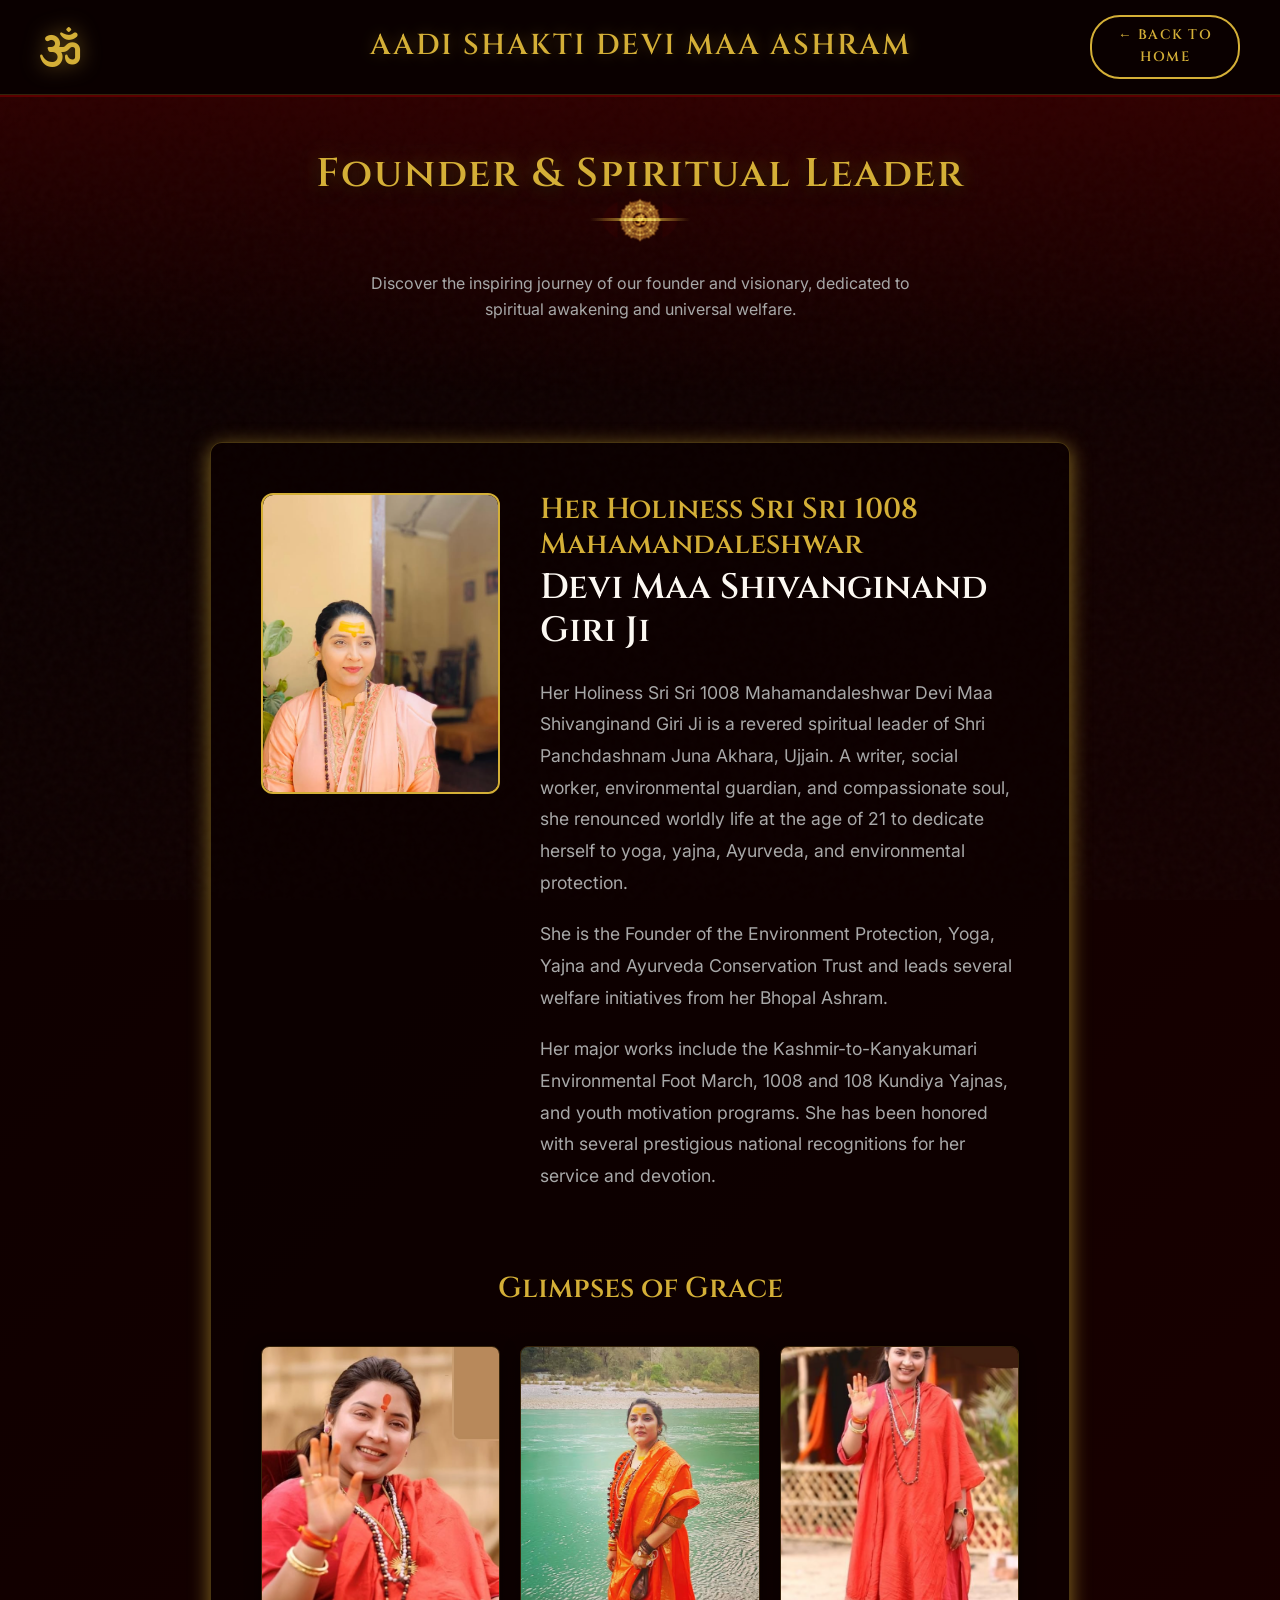
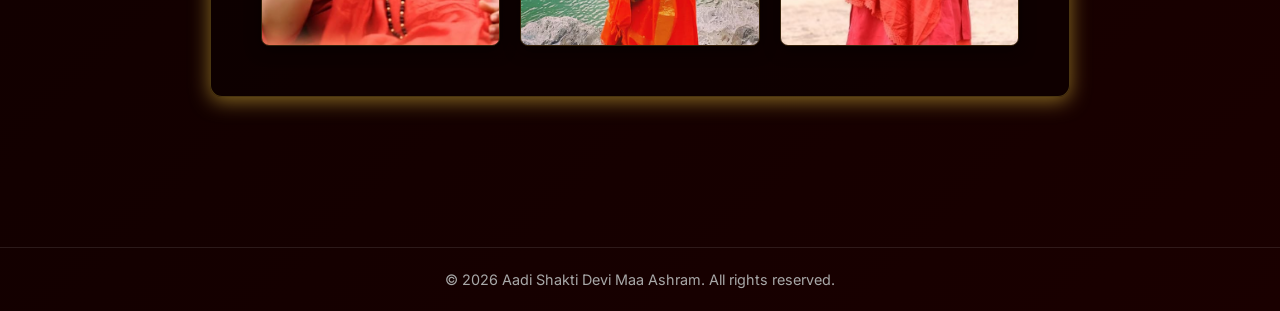
<file: founder.html>
<!DOCTYPE html>
<html lang="en">

<head>
    <meta charset="UTF-8">
    <meta name="viewport" content="width=device-width, initial-scale=1.0">
    <title>Founder & Spiritual Leader - Aadi Shakti Devi Maa Ashram</title>
    <!-- Google Fonts -->
    <link rel="preconnect" href="https://fonts.googleapis.com">
    <link rel="preconnect" href="https://fonts.gstatic.com" crossorigin>
    <link href="https://fonts.googleapis.com/css2?family=Cinzel:wght@400;600;700;800&family=Inter:wght@300;400;500;600&display=swap" rel="stylesheet">
    <!-- FontAwesome -->
    <link rel="stylesheet" href="https://cdnjs.cloudflare.com/ajax/libs/font-awesome/6.4.0/css/all.min.css">
    <!-- Custom CSS (Reusing main styles) -->
    <link rel="stylesheet" href="styles.css">
    <style>
        .page-header {
            padding-top: 150px;
            padding-bottom: 50px;
            text-align: center;
            background: linear-gradient(to bottom, rgba(122, 0, 0, 0.4), transparent);
        }

        .content-section {
            padding: 50px 0;
            max-width: 900px;
            margin: 0 auto;
        }

        .founder-featured-card {
            background: rgba(10, 0, 0, 0.6);
            border: 1px solid rgba(212, 175, 55, 0.3);
            border-radius: 12px;
            padding: 50px;
            margin-bottom: 50px;
            box-shadow: var(--shadow-gold);
        }

        .founder-top-grid {
            display: grid;
            grid-template-columns: 1fr 2fr;
            gap: 40px;
            align-items: start;
        }

        .hero-img-container {
            border-radius: 12px;
            overflow: hidden;
            border: 2px solid var(--accent-gold);
            background: rgba(212, 175, 55, 0.1);
        }

        .hero-img-container img {
            width: 100%;
            height: auto;
            display: block;
            border-radius: 10px;
        }

        .bio-text {
            color: var(--text-gray);
            font-size: 1.1rem;
            line-height: 1.8;
        }

        .bio-text p {
            margin-bottom: 20px;
        }

        .gallery-grid {
            display: grid;
            grid-template-columns: repeat(3, 1fr);
            gap: 20px;
            margin-top: 40px;
        }

        .gallery-item {
            border-radius: 8px;
            overflow: hidden;
            border: 1px solid rgba(212, 175, 55, 0.2);
            height: 300px;
            box-shadow: 0 4px 15px rgba(0,0,0,0.5);
        }

        .gallery-item img {
            width: 100%;
            height: 100%;
            object-fit: cover;
            transition: transform var(--transition-slow);
        }

        .gallery-item:hover img {
            transform: scale(1.05);
        }

        @media (max-width: 768px) {
            .founder-top-grid, .gallery-grid {
                grid-template-columns: 1fr;
            }
            .gallery-item {
                height: 250px;
            }
        }
    </style>
</head>

<body>
    <!-- 1. Header (Simplified for subpages) -->
    <header class="header">
        <div class="header-top">
            <div class="logo">
                <i class="fa-solid fa-om trishul-icon"></i>
            </div>
            
            <div class="site-title">
                <h1><a href="index.html">AADI SHAKTI DEVI MAA ASHRAM</a></h1>
            </div>
            
            <div class="header-contact">
                <!-- <div id="google_translate_element" style="display:none"></div> -->
                <!-- Hindi Toggle Button -->
                <!-- <button id="hindi-toggle" class="btn btn-outline-gold rounded-btn translation-btn" onclick="toggleHindi()">
                    <i class="fa-solid fa-language"></i> हिन्दी
                </button> -->
                <a href="index.html" class="btn btn-outline-gold rounded-btn">
                    <span class="back-text-short">&larr; Back</span>
                    <span class="back-text-full">&larr; Back to Home</span>
                </a>
            </div>
        </div>
    </header>

    <!-- 2. Page Header -->
    <section class="page-header">
        <div class="container">
            <h1 class="hero-title" style="font-size: 2.5rem; margin-bottom: 20px;">Founder & Spiritual Leader</h1>
            <div class="ornament-divider"></div>
            <p style="color: var(--text-gray); max-width: 600px; margin: 20px auto;">Discover the inspiring journey of our founder and visionary, dedicated to spiritual awakening and universal welfare.</p>
        </div>
    </section>

    <!-- 3. Main Content -->
    <section class="content-section">
        <div class="container">
            
            <div class="founder-featured-card">
                <div class="founder-top-grid">
                    <div class="hero-img-container">
                        <img src="assets/founder2.png" alt="Devi Maa Shivanginand Giri Ji by the Ganges">
                    </div>
                    
                    <div class="bio-text">
                        <h3 style="color: var(--accent-gold); margin-bottom: 5px; font-family: var(--font-heading); font-size: 1.8rem;">Her Holiness Sri Sri 1008 Mahamandaleshwar</h3>
                        <h2 style="color: var(--text-white); margin-bottom: 25px; font-size: 2.2rem;">Devi Maa Shivanginand Giri Ji</h2>
                        
                        <p>Her Holiness Sri Sri 1008 Mahamandaleshwar Devi Maa Shivanginand Giri Ji is a revered spiritual leader of Shri Panchdashnam Juna Akhara, Ujjain. A writer, social worker, environmental guardian, and compassionate soul, she renounced worldly life at the age of 21 to dedicate herself to yoga, yajna, Ayurveda, and environmental protection.</p>
                        
                        <p>She is the Founder of the Environment Protection, Yoga, Yajna and Ayurveda Conservation Trust and leads several welfare initiatives from her Bhopal Ashram.</p>
                        
                        <p>Her major works include the Kashmir-to-Kanyakumari Environmental Foot March, 1008 and 108 Kundiya Yajnas, and youth motivation programs. She has been honored with several prestigious national recognitions for her service and devotion.</p>
                    </div>
                </div>

                <!-- Gallery -->
                <div style="margin-top: 60px;">
                    <h3 class="text-center" style="color: var(--accent-gold); font-family: var(--font-heading); font-size: 1.8rem;">Glimpses of Grace</h3>
                    <div class="gallery-grid">
                        <div class="gallery-item">
                            <img src="assets/founder1.png" alt="Devi Maa blessing devotees">
                        </div>
                        <div class="gallery-item">
                            <img src="assets/founder3.png" alt="Devi Maa at the ashram">
                        </div>
                        <div class="gallery-item">
                            <img src="assets/founder4.png" alt="Devi Maa full length portrait">
                        </div>
                    </div>
                </div>

            </div>

        </div>
    </section>

    <!-- 4. Footer -->
    <footer style="text-align: center; padding: 20px; border-top: 1px solid rgba(255,255,255,0.1); margin-top: 50px;">
        <p style="color: var(--text-gray); font-size: 0.9rem;">&copy; 2026 Aadi Shakti Devi Maa Ashram. All rights reserved.</p>
    </footer>

    <script src="script.js"></script>

    <!-- Google Translate Script - Commented out for now -->
    <!-- <script type="text/javascript">
        function googleTranslateElementInit() {
            new google.translate.TranslateElement({
                pageLanguage: 'en',
                includedLanguages: 'hi,en',
                layout: google.translate.TranslateElement.InlineLayout.SIMPLE,
                autoDisplay: false
            }, 'google_translate_element');
        }
    </script>
    <script type="text/javascript" src="//translate.google.com/translate_a/element.js?cb=googleTranslateElementInit"></script> -->
</body>
</html>
</file>
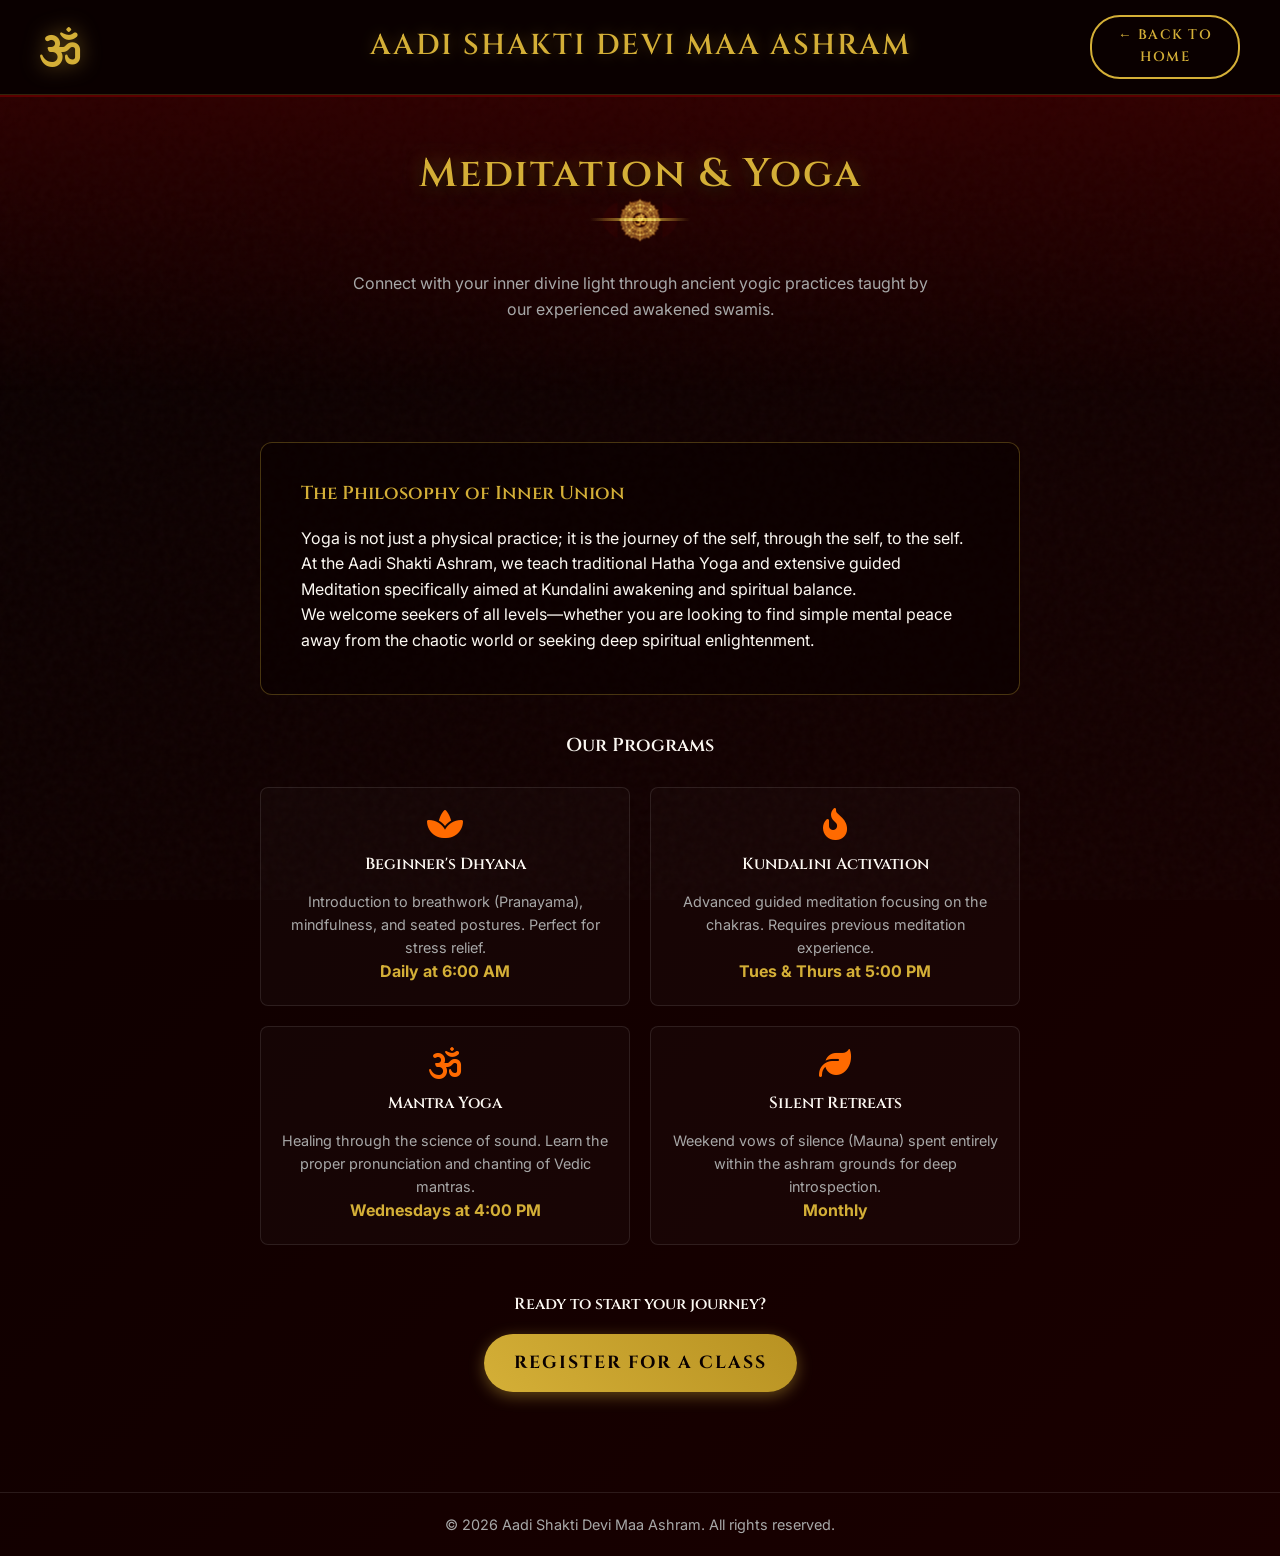
<file: meditation.html>
<!DOCTYPE html>
<html lang="en">

<head>
    <meta charset="UTF-8">
    <meta name="viewport" content="width=device-width, initial-scale=1.0">
    <title>Meditation & Yoga - Aadi Shakti Devi Maa Ashram</title>
    <!-- Google Fonts -->
    <link rel="preconnect" href="https://fonts.googleapis.com">
    <link rel="preconnect" href="https://fonts.gstatic.com" crossorigin>
    <link href="https://fonts.googleapis.com/css2?family=Cinzel:wght@400;600;700;800&family=Inter:wght@300;400;500;600&display=swap" rel="stylesheet">
    <!-- FontAwesome -->
    <link rel="stylesheet" href="https://cdnjs.cloudflare.com/ajax/libs/font-awesome/6.4.0/css/all.min.css">
    <!-- Custom CSS -->
    <link rel="stylesheet" href="styles.css">
    <style>
        .page-header {
            padding-top: 150px;
            padding-bottom: 50px;
            text-align: center;
            background: linear-gradient(to bottom, rgba(122, 0, 0, 0.4), transparent);
        }

        .content-section {
            padding: 50px 0;
            max-width: 800px;
            margin: 0 auto;
        }

        .content-card {
            background: rgba(10, 0, 0, 0.6);
            border: 1px solid rgba(212, 175, 55, 0.3);
            border-radius: 12px;
            padding: 40px;
            margin-bottom: 30px;
        }

        .meditation-grid {
            display: grid;
            grid-template-columns: 1fr 1fr;
            gap: 20px;
            margin-top: 30px;
        }

        .meditation-type {
            border: 1px solid rgba(255,255,255,0.1);
            padding: 20px;
            border-radius: 8px;
            text-align: center;
            background: rgba(255,255,255,0.02);
            transition: all var(--transition-normal);
        }

        .meditation-type:hover {
            border-color: var(--accent-gold);
            transform: translateY(-5px);
            background: rgba(212, 175, 55, 0.05);
        }

        .meditation-type i {
            font-size: 2rem;
            color: var(--secondary-orange);
            margin-bottom: 15px;
        }

        @media (max-width: 768px) {
            .meditation-grid { grid-template-columns: 1fr; }
        }
    </style>
</head>

<body>
    <!-- 1. Header (Simplified) -->
    <header class="header">
        <div class="header-top">
            <div class="logo">
                <i class="fa-solid fa-om trishul-icon"></i>
            </div>
            
            <div class="site-title">
                <h1><a href="index.html">AADI SHAKTI DEVI MAA ASHRAM</a></h1>
            </div>
            
            <div class="header-contact">
                <!-- <div id="google_translate_element" style="display:none"></div> -->
                <!-- Hindi Toggle Button -->
                <!-- <button id="hindi-toggle" class="btn btn-outline-gold rounded-btn translation-btn" onclick="toggleHindi()">
                    <i class="fa-solid fa-language"></i> हिन्दी
                </button> -->
                <a href="index.html" class="btn btn-outline-gold rounded-btn">
                    <span class="back-text-full">&larr; Back to Home</span>
                    <span class="back-text-short">&larr; Back</span>
                </a>
            </div>
        </div>
    </header>

    <!-- 2. Page Header -->
    <section class="page-header">
        <div class="container">
            <h1 class="hero-title" style="font-size: 2.5rem; margin-bottom: 20px;">Meditation & Yoga</h1>
            <div class="ornament-divider"></div>
            <p style="color: var(--text-gray); max-width: 600px; margin: 20px auto;">Connect with your inner divine light through ancient yogic practices taught by our experienced awakened swamis.</p>
        </div>
    </section>

    <!-- 3. Main Content -->
    <section class="content-section">
        <div class="container">
            
            <div class="content-card">
                <h3 style="color: var(--accent-gold); margin-bottom: 20px; font-family: var(--font-heading);">The Philosophy of Inner Union</h3>
                <p>Yoga is not just a physical practice; it is the journey of the self, through the self, to the self. At the Aadi Shakti Ashram, we teach traditional Hatha Yoga and extensive guided Meditation specifically aimed at Kundalini awakening and spiritual balance.</p>
                <p>We welcome seekers of all levels—whether you are looking to find simple mental peace away from the chaotic world or seeking deep spiritual enlightenment.</p>
            </div>

            <h3 style="text-align: center; margin: 40px 0 20px; font-family: var(--font-heading);">Our Programs</h3>
            
            <div class="meditation-grid">
                <div class="meditation-type">
                    <i class="fa-solid fa-spa"></i>
                    <h4>Beginner's Dhyana</h4>
                    <p style="font-size: 0.9rem; color: var(--text-gray);">Introduction to breathwork (Pranayama), mindfulness, and seated postures. Perfect for stress relief.</p>
                    <span style="color: var(--accent-gold); font-weight: bold;">Daily at 6:00 AM</span>
                </div>
                <div class="meditation-type">
                    <i class="fa-solid fa-fire-flame-curved"></i>
                    <h4>Kundalini Activation</h4>
                    <p style="font-size: 0.9rem; color: var(--text-gray);">Advanced guided meditation focusing on the chakras. Requires previous meditation experience.</p>
                    <span style="color: var(--accent-gold); font-weight: bold;">Tues & Thurs at 5:00 PM</span>
                </div>
                <div class="meditation-type">
                    <i class="fa-solid fa-om"></i>
                    <h4>Mantra Yoga</h4>
                    <p style="font-size: 0.9rem; color: var(--text-gray);">Healing through the science of sound. Learn the proper pronunciation and chanting of Vedic mantras.</p>
                    <span style="color: var(--accent-gold); font-weight: bold;">Wednesdays at 4:00 PM</span>
                </div>
                <div class="meditation-type">
                    <i class="fa-solid fa-leaf"></i>
                    <h4>Silent Retreats</h4>
                    <p style="font-size: 0.9rem; color: var(--text-gray);">Weekend vows of silence (Mauna) spent entirely within the ashram grounds for deep introspection.</p>
                    <span style="color: var(--accent-gold); font-weight: bold;">Monthly</span>
                </div>
            </div>

            <div class="text-center" style="margin-top: 50px;">
                <h4 style="margin-bottom: 20px;">Ready to start your journey?</h4>
                <a href="index.html#contact" class="btn btn-gold-filled rounded-btn" style="padding: 15px 30px; font-size: 1.1rem;">Register for a Class</a>
            </div>

        </div>
    </section>

    <footer style="text-align: center; padding: 20px; border-top: 1px solid rgba(255,255,255,0.1); margin-top: 50px;">
        <p style="color: var(--text-gray); font-size: 0.9rem;">&copy; 2026 Aadi Shakti Devi Maa Ashram. All rights reserved.</p>
    </footer>

    <script src="script.js"></script>

    <!-- Google Translate Script - Commented out for now -->
    <!-- <script type="text/javascript">
        function googleTranslateElementInit() {
            new google.translate.TranslateElement({
                pageLanguage: 'en',
                includedLanguages: 'hi,en',
                layout: google.translate.TranslateElement.InlineLayout.SIMPLE,
                autoDisplay: false
            }, 'google_translate_element');
        }
    </script>
    <script type="text/javascript" src="//translate.google.com/translate_a/element.js?cb=googleTranslateElementInit"></script> -->
</body>
</html>
</file>
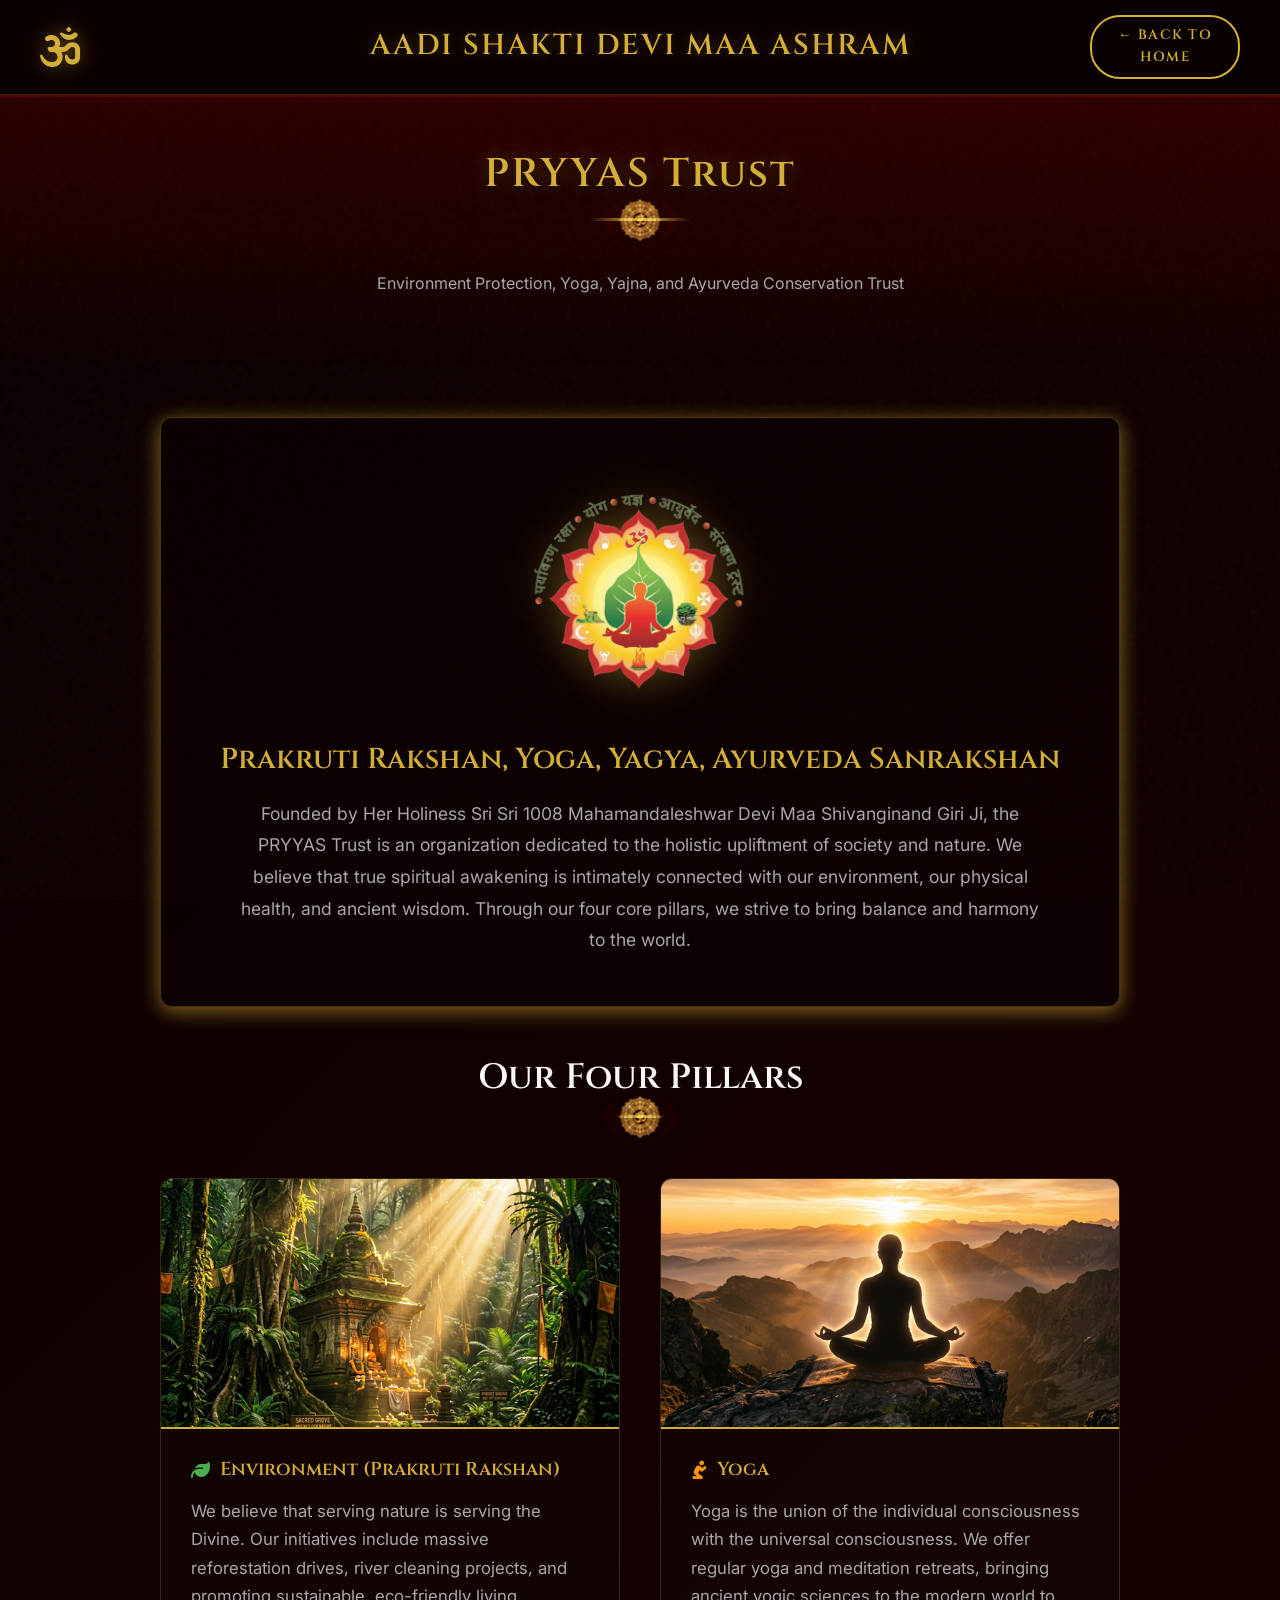
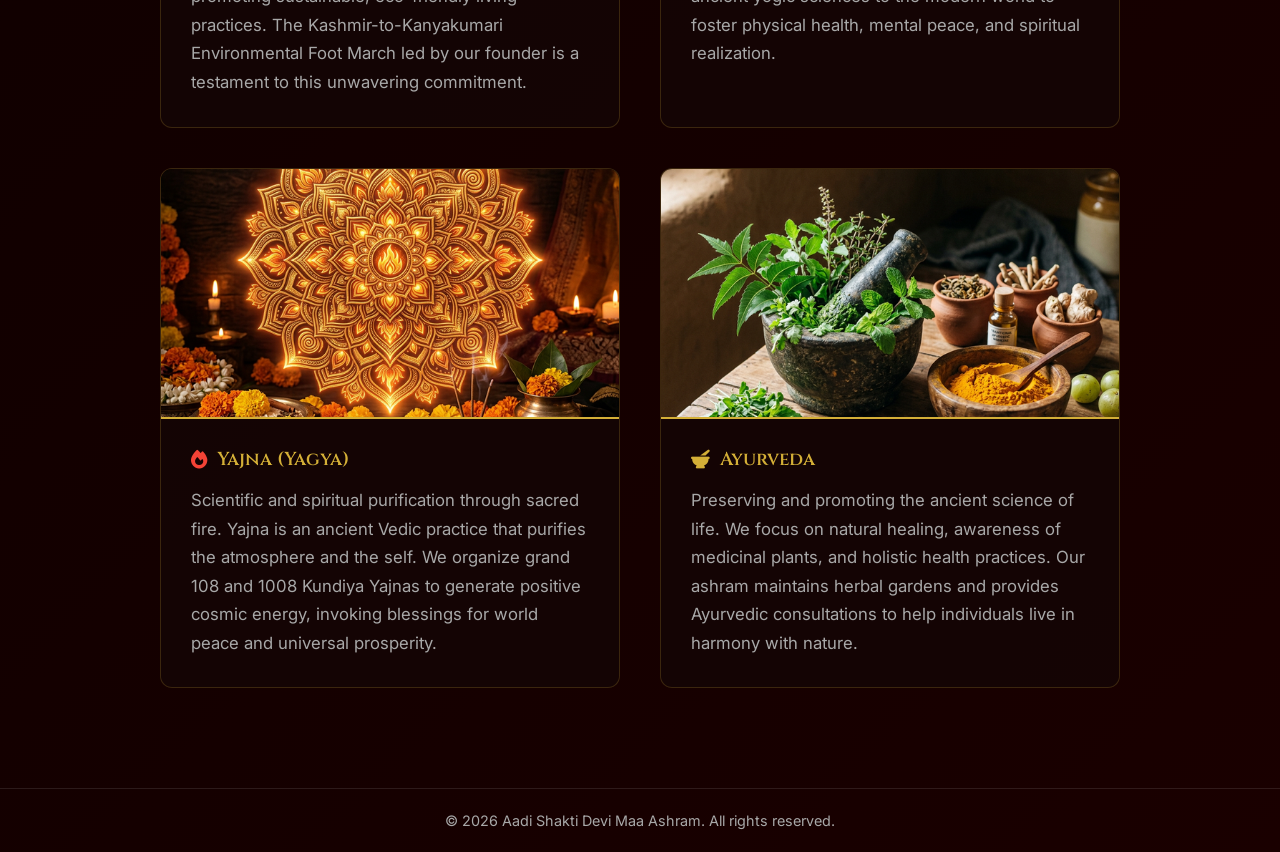
<file: pryyas.html>
<!DOCTYPE html>
<html lang="en">

<head>
    <meta charset="UTF-8">
    <meta name="viewport" content="width=device-width, initial-scale=1.0">
    <title>PRYYAS Trust - Aadi Shakti Devi Maa Ashram</title>
    <!-- Google Fonts -->
    <link rel="preconnect" href="https://fonts.googleapis.com">
    <link rel="preconnect" href="https://fonts.gstatic.com" crossorigin>
    <link href="https://fonts.googleapis.com/css2?family=Cinzel:wght@400;600;700;800&family=Inter:wght@300;400;500;600&display=swap" rel="stylesheet">
    <!-- FontAwesome -->
    <link rel="stylesheet" href="https://cdnjs.cloudflare.com/ajax/libs/font-awesome/6.4.0/css/all.min.css">
    <!-- Custom CSS (Reusing main styles) -->
    <link rel="stylesheet" href="styles.css">
    <style>
        .page-header {
            padding-top: 150px;
            padding-bottom: 50px;
            text-align: center;
            background: linear-gradient(to bottom, rgba(122, 0, 0, 0.4), transparent);
        }

        .content-section {
            padding: 50px 0;
            max-width: 1000px;
            margin: 0 auto;
        }

        .pryyas-hero-card {
            background: rgba(10, 0, 0, 0.6);
            border: 1px solid rgba(212, 175, 55, 0.3);
            border-radius: 12px;
            padding: 50px;
            margin-bottom: 50px;
            box-shadow: var(--shadow-gold);
            text-align: center;
        }

        .pryyas-hero-logo {
            display: block;
            margin: 0 auto 30px;
            max-width: 250px;
            filter: drop-shadow(0 0 20px rgba(212, 175, 55, 0.4));
        }

        .pillars-grid {
            display: grid;
            grid-template-columns: repeat(2, 1fr);
            gap: 40px;
            margin-top: 60px;
        }

        .pillar-card {
            background: rgba(20, 5, 5, 0.8);
            border: 1px solid rgba(212, 175, 55, 0.2);
            border-radius: 12px;
            overflow: hidden;
            transition: transform 0.3s ease, border-color 0.3s ease;
        }

        .pillar-card:hover {
            transform: translateY(-5px);
            border-color: var(--accent-gold);
        }

        .pillar-image {
            width: 100%;
            height: 250px;
            object-fit: cover;
            border-bottom: 2px solid var(--accent-gold);
        }

        .pillar-content {
            padding: 30px;
        }

        .pillar-content h3 {
            color: var(--accent-gold);
            margin-bottom: 15px;
            font-family: var(--font-heading);
            display: flex;
            align-items: center;
            gap: 10px;
        }

        .pillar-content p {
            color: var(--text-gray);
            line-height: 1.7;
            font-size: 1.05rem;
        }

        @media (max-width: 768px) {
            .pillars-grid {
                grid-template-columns: 1fr;
            }
            .pryyas-hero-logo {
                max-width: 180px;
            }
        }
    </style>
</head>

<body>
    <!-- 1. Header (Simplified for subpages) -->
    <header class="header">
        <div class="header-top">
            <div class="logo">
                <i class="fa-solid fa-om trishul-icon"></i>
            </div>
            
            <div class="site-title">
                <h1><a href="index.html">AADI SHAKTI DEVI MAA ASHRAM</a></h1>
            </div>
            
            <div class="header-contact">
                <!-- <div id="google_translate_element" style="display:none"></div> -->
                <!-- Hindi Toggle Button -->
                <!-- <button id="hindi-toggle" class="btn btn-outline-gold rounded-btn translation-btn" onclick="toggleHindi()">
                    <i class="fa-solid fa-language"></i> हिन्दी
                </button> -->
                <a href="index.html" class="btn btn-outline-gold rounded-btn">
                    <span class="back-text-short">&larr; Back</span>
                    <span class="back-text-full">&larr; Back to Home</span>
                </a>
            </div>
        </div>
    </header>

    <!-- 2. Page Header -->
    <section class="page-header">
        <div class="container">
            <h1 class="hero-title" style="font-size: 2.5rem; margin-bottom: 20px;">PRYYAS Trust</h1>
            <div class="ornament-divider"></div>
            <p style="color: var(--text-gray); max-width: 700px; margin: 20px auto;">Environment Protection, Yoga, Yajna, and Ayurveda Conservation Trust</p>
        </div>
    </section>

    <!-- 3. Main Content -->
    <section class="content-section">
        <div class="container">
            
            <div class="pryyas-hero-card">
                <img src="assets/pryyas_logo.png" alt="PRYYAS Trust" class="pryyas-hero-logo">
                <h3 style="color: var(--accent-gold); margin-bottom: 20px; font-family: var(--font-heading); font-size: 1.8rem;">Prakruti Rakshan, Yoga, Yagya, Ayurveda Sanrakshan</h3>
                <p style="color: var(--text-gray); font-size: 1.1rem; line-height: 1.8; max-width: 800px; margin: 0 auto;">
                    Founded by Her Holiness Sri Sri 1008 Mahamandaleshwar Devi Maa Shivanginand Giri Ji, the PRYYAS Trust is an organization dedicated to the holistic upliftment of society and nature. We believe that true spiritual awakening is intimately connected with our environment, our physical health, and ancient wisdom. Through our four core pillars, we strive to bring balance and harmony to the world.
                </p>
            </div>

            <div class="text-center mt-5">
                <h2 style="font-family: var(--font-heading); color: var(--text-white); font-size: 2.2rem;">Our Four Pillars</h2>
                <div class="ornament-divider mx-auto" style="width: 50px; background-size: cover;"></div>
            </div>

            <div class="pillars-grid">
                
                <!-- Pillar 1 -->
                <div class="pillar-card">
                    <img src="assets/environment_pillar.png" alt="Environment Protection" class="pillar-image">
                    <div class="pillar-content">
                        <h3><i class="fa-solid fa-leaf text-green"></i> Environment (Prakruti Rakshan)</h3>
                        <p>We believe that serving nature is serving the Divine. Our initiatives include massive reforestation drives, river cleaning projects, and promoting sustainable, eco-friendly living practices. The Kashmir-to-Kanyakumari Environmental Foot March led by our founder is a testament to this unwavering commitment.</p>
                    </div>
                </div>

                <!-- Pillar 2 -->
                <div class="pillar-card">
                    <img src="assets/yoga_pillar.png" alt="Yoga" class="pillar-image">
                    <div class="pillar-content">
                        <h3><i class="fa-solid fa-person-praying text-orange"></i> Yoga</h3>
                        <p>Yoga is the union of the individual consciousness with the universal consciousness. We offer regular yoga and meditation retreats, bringing ancient yogic sciences to the modern world to foster physical health, mental peace, and spiritual realization.</p>
                    </div>
                </div>

                <!-- Pillar 3 -->
                <div class="pillar-card">
                    <img src="assets/yajna_pillar.png" alt="Yajna" class="pillar-image">
                    <div class="pillar-content">
                        <h3><i class="fa-solid fa-fire text-red"></i> Yajna (Yagya)</h3>
                        <p>Scientific and spiritual purification through sacred fire. Yajna is an ancient Vedic practice that purifies the atmosphere and the self. We organize grand 108 and 1008 Kundiya Yajnas to generate positive cosmic energy, invoking blessings for world peace and universal prosperity.</p>
                    </div>
                </div>

                <!-- Pillar 4 -->
                <div class="pillar-card">
                    <img src="assets/ayurveda_pillar.png" alt="Ayurveda" class="pillar-image">
                    <div class="pillar-content">
                        <h3><i class="fa-solid fa-mortar-pestle text-gold"></i> Ayurveda</h3>
                        <p>Preserving and promoting the ancient science of life. We focus on natural healing, awareness of medicinal plants, and holistic health practices. Our ashram maintains herbal gardens and provides Ayurvedic consultations to help individuals live in harmony with nature.</p>
                    </div>
                </div>

            </div>

        </div>
    </section>

    <!-- 4. Footer -->
    <footer style="text-align: center; padding: 20px; border-top: 1px solid rgba(255,255,255,0.1); margin-top: 50px;">
        <p style="color: var(--text-gray); font-size: 0.9rem;">&copy; 2026 Aadi Shakti Devi Maa Ashram. All rights reserved.</p>
    </footer>

    <script src="script.js"></script>

    <!-- Google Translate Script - Commented out for now -->
    <!-- <script type="text/javascript">
        function googleTranslateElementInit() {
            new google.translate.TranslateElement({
                pageLanguage: 'en',
                includedLanguages: 'hi,en',
                layout: google.translate.TranslateElement.InlineLayout.SIMPLE,
                autoDisplay: false
            }, 'google_translate_element');
        }
    </script>
    <script type="text/javascript" src="//translate.google.com/translate_a/element.js?cb=googleTranslateElementInit"></script> -->
</body>
</html>
</file>
<file: styles.css>
/*======================================================
   Aadi Shakti Devi Maa Ashram
   Global Styles & Variables
======================================================*/

:root {
    /* Color Palette */
    --primary-red: #7A0000;
    --primary-red-dark: #5c0000;
    --secondary-orange: #FF6A00;
    --secondary-orange-active: #e65f00;
    --accent-gold: #D4AF37;
    --accent-gold-light: #f5d76e;
    --accent-gold-glow: rgba(212, 175, 55, 0.6);
    
    /* Backgrounds */
    --bg-dark-maroon: #1a0000;
    --bg-black: #0a0000;
    --bg-card: rgba(30, 0, 0, 0.8);
    --bg-overlay: rgba(0, 0, 0, 0.7);
    
    /* Text */
    --text-white: #fcf8f2;
    --text-gold-muted: #c9af6d;
    --text-gray: #a8a8a8;
    
    /* Typography */
    --font-heading: 'Cinzel', serif;
    --font-body: 'Inter', sans-serif;
    
    /* Effects */
    --shadow-gold: 0 4px 20px var(--accent-gold-glow);
    --shadow-dark: 0 10px 30px rgba(0, 0, 0, 0.8);
    --border-gold: 1px solid var(--accent-gold);
    --border-gold-glow: 1px solid rgba(212, 175, 55, 0.5);
    
    /* Transitions */
    --transition-fast: 0.2s ease-in-out;
    --transition-normal: 0.3s ease-in-out;
    --transition-slow: 0.5s ease-in-out;
}

/*======================================================
   Reset & Base Styles
======================================================*/

* {
    margin: 0;
    padding: 0;
    box-sizing: border-box;
}

html {
    scroll-behavior: smooth;
}

body {
    font-family: var(--font-body);
    background: linear-gradient(135deg, var(--bg-black) 0%, var(--bg-dark-maroon) 100%);
    color: var(--text-white);
    line-height: 1.6;
    overflow-x: hidden;
    position: relative;
    min-height: 100vh;
    width: 100vw;
    max-width: 100%;
}

/* Base Body pseudo-element for noise/texture if desired */
body::before {
    content: '';
    position: fixed;
    top: 0;
    left: 0;
    width: 100%;
    height: 100%;
    background-image: url('data:image/svg+xml,%3Csvg viewBox="0 0 200 200" xmlns="http://www.w3.org/2000/svg"%3E%3Cfilter id="noiseFilter"%3E%3CfeTurbulence type="fractalNoise" baseFrequency="0.65" numOctaves="3" stitchTiles="stitch"/%3E%3C/filter%3E%3Crect width="100%25" height="100%25" filter="url(%23noiseFilter)"/%3E%3C/svg%3E');
    opacity: 0.03;
    z-index: -1;
    pointer-events: none;
}

h1, h2, h3, h4, h5, h6 {
    font-family: var(--font-heading);
    font-weight: 600;
    margin-bottom: 1rem;
    line-height: 1.2;
}

a {
    text-decoration: none;
    color: var(--accent-gold);
    transition: color var(--transition-fast);
}

a:hover {
    color: var(--accent-gold-light);
}

ul {
    list-style: none;
}

img {
    max-width: 100%;
    height: auto;
    display: block;
}

/*======================================================
   Utility Classes
======================================================*/

.container {
    width: 100%;
    max-width: 1200px;
    margin: 0 auto;
    padding: 0 20px;
}

.section-padding {
    padding: 100px 0;
}

.text-center {
    text-align: center;
}

.text-gold {
    color: var(--accent-gold);
}

.text-small {
    font-size: 0.875rem;
}

.text-gold-muted {
    color: var(--text-gold-muted);
}

.mt-3 { margin-top: 1.5rem; }
.mt-4 { margin-top: 2rem; }

.mb-4 { margin-bottom: 2rem; }

.bg-dark-maroon {
    background-color: var(--bg-dark-maroon);
}

.relative-z {
    position: relative;
    z-index: 10;
}

.opacity-20 { opacity: 0.2; }
.opacity-30 { opacity: 0.3; }

/*======================================================
   Buttons
======================================================*/

.btn {
    display: inline-block;
    padding: 12px 28px;
    font-family: var(--font-body);
    font-weight: 500;
    font-size: 1rem;
    text-transform: uppercase;
    letter-spacing: 1px;
    border-radius: 4px;
    cursor: pointer;
    transition: all var(--transition-normal);
    border: none;
    text-align: center;
}

.btn-full {
    width: 100%;
}

.btn-primary {
    background: linear-gradient(45deg, var(--primary-red), var(--primary-red-dark));
    color: var(--text-white);
    border: 1px solid rgba(255, 255, 255, 0.1);
}

.btn-primary:hover {
    background: linear-gradient(45deg, var(--primary-red-dark), var(--primary-red));
    box-shadow: 0 4px 15px rgba(122, 0, 0, 0.5);
    color: var(--text-white);
}

.btn-gold-filled {
    background: linear-gradient(45deg, var(--accent-gold), #b89222);
    color: var(--bg-black);
    font-weight: 700;
    font-family: var(--font-heading);
    box-shadow: 0 4px 15px rgba(212, 175, 55, 0.4);
}

.btn-gold-filled:hover {
    background: linear-gradient(45deg, #b89222, var(--accent-gold));
    color: var(--bg-black);
    box-shadow: 0 6px 20px rgba(212, 175, 55, 0.6);
    transform: translateY(-2px);
}

.btn-outline-gold {
    background: transparent;
    border: 2px solid var(--accent-gold);
    color: var(--accent-gold);
}

.btn-outline-gold:hover {
    background: rgba(212, 175, 55, 0.1);
    color: var(--accent-gold-light);
    border-color: var(--accent-gold-light);
    box-shadow: var(--shadow-gold);
}

/* Translation Button Styles - Commented out
.translation-btn {
    padding: 10px 20px !important;
    margin-right: 15px;
    font-size: 0.9rem !important;
    white-space: nowrap;
}

.active-hi {
    background: var(--accent-gold) !important;
    color: var(--bg-black) !important;
}

/* Hide Google Translate Banner - Commented out
.goog-te-banner-frame.skiptranslate, .goog-te-gadget-icon {
    display: none !important;
}
body {
    top: 0px !important;
}
.goog-te-menu-value {
    display: none !important;
}
*/


.rounded-btn {
    border-radius: 30px;
    padding: 12px 30px;
    font-family: var(--font-heading);
    letter-spacing: 2px;
}

.btn-text {
    display: inline-flex;
    align-items: center;
    gap: 8px;
    font-weight: 500;
    text-transform: uppercase;
    font-size: 0.9rem;
    letter-spacing: 1px;
}

.btn-text i {
    transition: transform var(--transition-fast);
}

.btn-text:hover i {
    transform: translateX(5px);
}

/* Glow Effect */
.glow-effect {
    position: relative;
}

.glow-effect::before {
    content: '';
    position: absolute;
    top: -2px; left: -2px; right: -2px; bottom: -2px;
    background: inherit;
    z-index: -1;
    filter: blur(10px);
    opacity: 0;
    transition: opacity var(--transition-normal);
    border-radius: inherit;
}

.glow-effect:hover::before {
    opacity: 0.8;
}

/*======================================================
   Grid Layouts
======================================================*/

.grid-3-col {
    display: grid;
    grid-template-columns: repeat(3, 1fr);
    gap: 30px;
}

.grid-2-col {
    display: grid;
    grid-template-columns: repeat(2, 1fr);
    gap: 40px;
}

/*======================================================
   Section Headers & Ornaments
======================================================*/

.section-subtitle {
    font-family: var(--font-body);
    color: var(--secondary-orange);
    text-transform: uppercase;
    letter-spacing: 3px;
    font-size: 0.9rem;
    margin-bottom: 10px;
}

.section-title {
    font-size: 2.5rem;
    color: var(--accent-gold);
    margin-bottom: 20px;
}

.ornament-divider {
    width: 100px;
    height: 3px;
    background: linear-gradient(90deg, transparent, var(--accent-gold), transparent);
    margin: 0 auto 50px auto;
    position: relative;
}

.ornament-divider::after {
    content: '';
    position: absolute;
    top: 50%;
    left: 50%;
    transform: translate(-50%, -50%);
    width: 45px;
    height: 45px;
    background-image: url('assets/ornament_om.png');
    background-color: var(--bg-black);
    background-size: contain;
    background-position: center;
    background-repeat: no-repeat;
    mix-blend-mode: screen;
    padding: 0 15px; /* Creates spacing from the line */
    border-radius: 50%;
}

/* Mandala Decorations */
.mandala-decoration {
    position: absolute;
    width: 200px;
    height: 200px;
    background-image: url('data:image/svg+xml;utf8,<svg viewBox="0 0 100 100" xmlns="http://www.w3.org/2000/svg"><path fill="none" stroke="%23D4AF37" stroke-width="0.5" d="M50,10 C50,10 60,30 80,30 C80,30 65,45 85,60 C85,60 65,65 50,90 C50,90 35,65 15,60 C15,60 35,45 20,30 C20,30 40,30 50,10 Z" opacity="0.3"/><circle cx="50" cy="50" r="15" fill="none" stroke="%23D4AF37" stroke-width="0.5" opacity="0.5"/><circle cx="50" cy="50" r="5" fill="%23D4AF37" opacity="0.4"/></svg>');
    background-size: contain;
    background-repeat: no-repeat;
    pointer-events: none;
    z-index: 1;
    animation: slowSpin 30s linear infinite;
}

@keyframes slowSpin {
    0% { transform: rotate(0deg); }
    100% { transform: rotate(360deg); }
}

.mandala-hero-left {
    top: 50%;
    left: -150px;
    transform: translateY(-50%);
    width: 400px;
    height: 400px;
    opacity: 0.3;
    background-image: url('assets/golden_mandala_detailed.png');
    background-size: contain;
    background-repeat: no-repeat;
    background-position: center;
    mix-blend-mode: screen;
}

.mandala-hero-right {
    top: 50%;
    right: -150px;
    transform: translateY(-50%);
    width: 400px;
    height: 400px;
    opacity: 0.3;
    background-image: url('assets/golden_mandala_detailed.png');
    background-size: contain;
    background-repeat: no-repeat;
    background-position: center;
    mix-blend-mode: screen;
}

.top-right { top: 20px; right: 20px; width: 100px; height: 100px; }
.bottom-left { bottom: 20px; left: 20px; width: 100px; height: 100px; }
.top-left { top: -30px; left: -30px; }

/*======================================================
   Cards
======================================================*/

.luxury-card {
    background: var(--bg-card);
    border: var(--border-gold-glow);
    border-radius: 12px;
    padding: 30px;
    position: relative;
    overflow: hidden;
    transition: transform var(--transition-normal), box-shadow var(--transition-normal);
    backdrop-filter: blur(10px);
    z-index: 2;
}

.luxury-card:hover {
    transform: translateY(-10px);
    box-shadow: var(--shadow-gold);
    border-color: var(--accent-gold);
}

.card-glow {
    position: absolute;
    width: 100px;
    height: 100px;
    background: radial-gradient(circle, var(--accent-gold-glow) 0%, transparent 70%);
    top: -50px;
    right: -50px;
    opacity: 0.5;
    border-radius: 50%;
    transition: transform var(--transition-normal);
    z-index: -1;
}

.luxury-card:hover .card-glow {
    transform: scale(1.5);
}

/*======================================================
   Header / Navbar
======================================================*/

.header {
    position: fixed;
    top: 0;
    left: 0;
    width: 100%;
    background: var(--bg-black);
    border-bottom: 2px solid var(--primary-red-dark);
    z-index: 1000;
    transition: all var(--transition-normal);
}

.header.scrolled {
    background: rgba(10, 0, 0, 0.95);
    box-shadow: 0 5px 20px rgba(0, 0, 0, 0.8);
    backdrop-filter: blur(10px);
}

.header-top {
    display: flex;
    justify-content: space-between;
    align-items: center;
    padding: 15px 40px; /* Add padding to sides instead of relying strictly on container */
    border-bottom: 1px solid rgba(212, 175, 55, 0.2);
    max-width: 1400px;
    margin: 0 auto;
}

.logo {
    display: flex;
    align-items: center;
    width: 150px; /* Align with right button for true center title */
}

.trishul-icon {
    font-size: 2.5rem;
    color: var(--accent-gold);
    filter: drop-shadow(0 0 10px rgba(212, 175, 55, 0.5));
    margin-right: 14px;
}

.site-title {
    flex-grow: 1;
    text-align: center;
}

.site-title h1 {
    font-size: 1.8rem;
    margin: 0;
    letter-spacing: 2px;
}

.site-title h1 a {
    color: var(--accent-gold);
    text-shadow: 0 0 15px rgba(212, 175, 55, 0.3);
}

.header-contact {
    display: flex;
    justify-content: flex-end;
    align-items: center;
    width: 150px; /* Balance logo width */
    gap: 15px;
}

.header-contact .btn {
    padding: 8px 24px;
    font-size: 0.85rem;
    letter-spacing: 1.5px;
    font-weight: 600;
}

.contact-btn {
    display: flex;
    align-items: center;
    justify-content: center;
}

.contact-icon {
    display: none;
}

.main-nav {
    background: var(--primary-red-dark);
    padding: 12px 0;
    width: 100%; /* Ensure full width */
}

.main-nav .nav-links {
    display: flex;
    justify-content: center;
    gap: 40px;
}

.main-nav .nav-links a {
    color: var(--text-white);
    font-weight: 500;
    font-size: 0.95rem;
    font-family: var(--font-body);
    text-transform: capitalize;
    position: relative;
    padding: 5px 0;
    letter-spacing: 1px;
}

.main-nav .nav-links a:hover {
    color: var(--accent-gold);
}

.header-actions {
    display: flex;
    align-items: center;
    gap: 15px;
}

.mobile-menu-btn {
    display: none;
    background: none;
    border: none;
    color: var(--accent-gold);
    font-size: 1.5rem;
    cursor: pointer;
}

/* Mobile Nav Overlay */
.mobile-nav-overlay {
    position: fixed;
    top: 0;
    right: -100%;
    width: 300px;
    height: 100vh;
    background: var(--bg-dark-maroon);
    border-left: 2px solid var(--accent-gold);
    z-index: 1001;
    padding: 50px 30px;
    transition: right var(--transition-normal) cubic-bezier(0.77, 0, 0.175, 1);
    box-shadow: -10px 0 30px rgba(0,0,0,0.8);
    display: flex;
    flex-direction: column;
}

.mobile-nav-overlay.active {
    right: 0;
}

.mobile-nav-close {
    position: absolute;
    top: 20px;
    right: 20px;
    font-size: 1.5rem;
    color: var(--accent-gold);
    cursor: pointer;
}

.mobile-nav-links {
    display: flex;
    flex-direction: column;
    gap: 20px;
    margin-top: 40px;
}

.mobile-nav-links a {
    font-family: var(--font-heading);
    font-size: 1.5rem;
    color: var(--text-white);
    display: block;
    border-bottom: 1px solid rgba(255,255,255,0.1);
    padding-bottom: 10px;
}

.mobile-nav-links a:hover {
    color: var(--accent-gold);
    padding-left: 10px;
}

.mobile-nav-links .mobile-donate-btn {
    margin-top: 20px;
    border: none;
    font-family: var(--font-body);
    font-size: 1rem;
    text-align: center;
}

/*======================================================
   Hero Section
======================================================*/

.hero {
    min-height: 100vh;
    position: relative;
    display: flex;
    align-items: center;
    justify-content: center;
    text-align: center;
    overflow: hidden;
    padding-top: 150px; /* Space for the header */
    padding-bottom: 80px; 
}

.hero-container {
    display: flex;
    flex-direction: column;
    align-items: center;
    justify-content: center;
    position: relative;
    z-index: 2;
    width: 100%;
}

.hero-image-wrapper {
    width: 100%;
    max-width: 800px;
    display: flex;
    justify-content: center;
    margin-bottom: 20px; /* Give text breathing room */
    position: relative;
    z-index: 1;
}

.hero-durga-img {
    max-height: 45vh;
    width: auto;
    max-width: 100%;
    object-fit: contain;
    /* Soften the edges to blend */
    mask-image: radial-gradient(ellipse at center, black 40%, transparent 80%);
    -webkit-mask-image: radial-gradient(ellipse at center, black 40%, transparent 80%);
    /* Animation stopped per user request */
}

.hero-background {
    position: absolute;
    top: 0; left: 0; width: 100%; height: 100%;
    z-index: -2;
    background: radial-gradient(circle at center top, rgba(122, 0, 0, 0.4) 0%, var(--bg-black) 80%);
}

.hero-overlay {
    position: absolute;
    top: 0; left: 0; width: 100%; height: 100%;
    background: url('https://images.unsplash.com/photo-1590076215667-875d4efbfaf9?ixlib=rb-4.0.3&auto=format&fit=crop&w=1920&q=80') center/cover no-repeat;
    opacity: 0.1;
    z-index: -1;
    mix-blend-mode: overlay;
}

.hero-content {
    max-width: 900px;
    position: relative;
    z-index: 2;
}

.hero-title {
    font-size: 3.5rem;
    color: var(--accent-gold);
    text-shadow: 0 5px 15px rgba(0,0,0,0.9), 0 0 20px rgba(212, 175, 55, 0.4);
    margin-bottom: 15px;
    letter-spacing: 2px;
    font-family: var(--font-heading);
}

.hero-subtitle {
    font-size: 1.1rem;
    font-weight: 300;
    color: var(--text-white);
    margin-bottom: 40px;
    text-shadow: 0 2px 5px rgba(0,0,0,1);
    font-family: var(--font-body);
}

.hero-buttons {
    display: flex;
    gap: 20px;
    justify-content: center;
}

/* Animations for Hero Text */
.animate-fade-in-up {
    animation: fadeInUp 1s cubic-bezier(0.2, 0.8, 0.2, 1) both;
}

.delay-1 { animation-delay: 0.2s; }
.delay-2 { animation-delay: 0.4s; }
.delay-3 { animation-delay: 0.6s; }

@keyframes fadeInUp {
    from {
        opacity: 0;
        transform: translateY(30px);
    }
    to {
        opacity: 1;
        transform: translateY(0);
    }
}

/*======================================================
   Services Section
======================================================*/

.service-card {
    text-align: center;
}

.card-icon {
    width: 70px;
    height: 70px;
    background: rgba(212, 175, 55, 0.1);
    border: 1px solid var(--accent-gold);
    border-radius: 50%;
    display: flex;
    align-items: center;
    justify-content: center;
    margin: 0 auto 20px auto;
    font-size: 2rem;
    color: var(--secondary-orange);
    transition: all var(--transition-normal);
    box-shadow: inset 0 0 15px rgba(212, 175, 55, 0.2);
}

.service-card:hover .card-icon {
    background: var(--accent-gold);
    color: var(--bg-black);
    transform: rotateY(180deg);
}

.service-card h4 {
    font-size: 1.5rem;
    color: var(--text-white);
    margin-bottom: 15px;
}

.service-card p {
    color: var(--text-gray);
    margin-bottom: 25px;
    font-size: 0.95rem;
}

/*======================================================
   Our Sanctuary Section
======================================================*/

.sanctuary-gallery {
    gap: 20px;
}

.image-card {
    position: relative;
    border-radius: 12px;
    overflow: hidden;
    height: 350px;
    border: var(--border-gold-glow);
    cursor: pointer;
}

.image-placeholder {
    width: 100%;
    height: 100%;
    background-size: cover;
    background-position: center;
    transition: transform var(--transition-slow);
}

.bg-temple { background-image: url('assets/sacred_temple.jpg'); background-position: center 20%; }
.bg-ashram { background-image: url('https://images.unsplash.com/photo-1545674068-154a1be7d25e?ixlib=rb-4.0.3&auto=format&fit=crop&w=800&q=80'); }

.image-card::after {
    content: '';
    position: absolute;
    top: 0; left: 0; width: 100%; height: 100%;
    background: linear-gradient(to top, rgba(10,0,0,0.9) 0%, rgba(10,0,0,0.3) 50%, transparent 100%);
}

.image-card:hover .image-placeholder {
    transform: scale(1.1);
}

.image-card-content {
    position: absolute;
    bottom: 0;
    left: 0;
    width: 100%;
    padding: 25px;
    z-index: 2;
    transform: translateY(20px);
    transition: transform var(--transition-normal);
}

.image-card:hover .image-card-content {
    transform: translateY(0);
}

.image-card-content h4 {
    font-size: 1.5rem;
    color: var(--accent-gold);
    margin-bottom: 5px;
}

.image-card-content p {
    color: var(--text-white);
    font-size: 0.9rem;
    opacity: 0;
    transition: opacity var(--transition-normal);
}

.image-card:hover .image-card-content p {
    opacity: 1;
}

/* Founder Profile Snippet */
.founder-snippet {
    margin-top: 60px;
    background: linear-gradient(135deg, rgba(20, 5, 5, 0.95) 0%, rgba(30, 10, 10, 0.9) 100%);
    border: 1px solid rgba(212, 175, 55, 0.3);
    padding: 40px;
}

.founder-grid {
    display: grid;
    grid-template-columns: 250px 1fr;
    gap: 40px;
    align-items: center;
}

.founder-image-wrapper {
    position: relative;
    width: 250px;
    height: 250px;
    border-radius: 50%;
    padding: 10px;
    background: linear-gradient(45deg, var(--accent-gold), transparent, var(--secondary-orange));
    animation: rotateGradient 10s linear infinite;
}

@keyframes rotateGradient {
    0% { transform: rotate(0deg); }
    100% { transform: rotate(360deg); }
}

.founder-img-circle {
    width: 100%;
    height: 100%;
    object-fit: cover;
    border-radius: 50%;
    border: 4px solid var(--bg-black);
    position: relative;
    z-index: 2;
    /* Counter-rotate the image so it stays upright while the border spins */
    animation: counterRotate 10s linear infinite;
}

@keyframes counterRotate {
    0% { transform: rotate(0deg); }
    100% { transform: rotate(-360deg); }
}

.founder-glow {
    position: absolute;
    top: 50%; left: 50%;
    transform: translate(-50%, -50%);
    width: 120%; height: 120%;
    background: radial-gradient(circle, rgba(212, 175, 55, 0.2) 0%, transparent 70%);
    border-radius: 50%;
    z-index: 1;
}

.founder-title {
    font-size: 1.2rem;
    color: var(--accent-gold);
    margin-bottom: 20px;
    font-family: var(--font-heading);
    line-height: 1.4;
}

.founder-title span {
    font-size: 2rem;
    color: var(--text-white);
    display: block;
    margin-top: 5px;
}

.founder-bio {
    color: var(--text-gray);
    font-size: 1.05rem;
    line-height: 1.8;
    margin-bottom: 20px;
}

@media (max-width: 768px) {
    .founder-grid {
        grid-template-columns: 1fr;
        text-align: center;
    }
    
    .founder-image-wrapper {
        margin: 0 auto;
        width: 200px;
        height: 200px;
    }
    
    .founder-title span {
        font-size: 1.5rem;
    }
}

/*======================================================
   PRYYAS Trust Section
======================================================*/
.pryyas-trust {
    position: relative;
    overflow: hidden;
}

.pryyas-logo-wrapper {
    position: relative;
    padding: 20px;
}

.pryyas-logo-img {
    max-width: 100%;
    height: auto;
    filter: drop-shadow(0 0 20px rgba(212, 175, 55, 0.4));
    animation: float 6s ease-in-out infinite;
}

/* On mobile: logo appears first (top), text below - handled by HTML order now */
@media (max-width: 768px) {
    .pryyas-grid {
        display: flex;
        flex-direction: column;
        align-items: center; /* Center logo and content */
        text-align: center;
    }

    .pryyas-logo-wrapper {
        margin-bottom: 20px;
    }

    .pryyas-logo-img {
        display: block;
        max-width: 180px; /* Slightly smaller on mobile as requested */
        margin: 0 auto;
    }

    .pillar-list li {
        justify-content: center; /* Center list items on mobile */
    }
}

.pillar-list {
    list-style: none;
    padding: 0;
    margin-bottom: 30px;
}

.pillar-list li {
    font-size: 1.1rem;
    color: var(--text-gray);
    margin-bottom: 15px;
    display: flex;
    align-items: center;
    gap: 15px;
}

.pillar-list li i {
    font-size: 1.5rem;
    width: 30px;
    text-align: center;
}

/* Color utilities for icons */
.text-green { color: #4CAF50 !important; }
.text-red { color: #f44336 !important; }
.text-orange { color: #ff9800 !important; }

/*======================================================
   Upcoming Events Section
======================================================*/

.events-list {
    display: flex;
    flex-direction: column;
    gap: 30px;
    max-width: 900px;
    margin: 0 auto;
}

.horizontal-card {
    display: grid;
    grid-template-columns: 300px 1fr;
    padding: 0; /* Remove default luxury-card padding */
}

.event-image {
    height: 100%;
    min-height: 250px;
    background-size: cover;
    background-position: center;
    border-right: 1px solid rgba(212, 175, 55, 0.2);
}

.bg-navratri { background-image: url('https://images.unsplash.com/photo-1601614397711-20b12bc1a812?ixlib=rb-4.0.3&auto=format&fit=crop&w=800&q=80'); }
.bg-satsang { background-image: url('https://images.unsplash.com/photo-1544367567-0f2fcb009e0b?ixlib=rb-4.0.3&auto=format&fit=crop&w=800&q=80'); }

.event-details {
    padding: 30px;
    display: flex;
    gap: 25px;
    align-items: center;
}

.event-date {
    display: flex;
    flex-direction: column;
    align-items: center;
    justify-content: center;
    background: rgba(255, 106, 0, 0.1);
    border: 1px solid var(--secondary-orange);
    border-radius: 8px;
    min-width: 80px;
    height: 80px;
    box-shadow: inset 0 0 10px rgba(255, 106, 0, 0.2);
}

.event-date .day {
    font-family: var(--font-heading);
    font-size: 2rem;
    font-weight: 700;
    color: var(--accent-gold);
    line-height: 1;
}

.event-date .month {
    font-size: 0.8rem;
    text-transform: uppercase;
    color: var(--text-white);
    letter-spacing: 1px;
    margin-top: 5px;
}

.event-info {
    flex-grow: 1;
}

.event-info h4 {
    font-size: 1.4rem;
    margin-bottom: 5px;
}

.event-time {
    color: var(--secondary-orange);
    font-size: 0.9rem;
    margin-bottom: 10px;
}

.event-desc {
    color: var(--text-gray);
    font-size: 0.95rem;
}

.event-action {
    min-width: 120px;
}

/*======================================================
   Gallery Section
======================================================*/

.masonry-gallery {
    display: grid;
    grid-template-columns: repeat(4, 1fr);
    grid-auto-rows: 250px;
    gap: 15px;
}

.gallery-item {
    border-radius: 8px;
    overflow: hidden;
    position: relative;
    border: 1px solid rgba(212, 175, 55, 0.2);
}

.gallery-img {
    width: 100%;
    height: 100%;
    background-size: cover;
    background-position: center;
    transition: transform var(--transition-slow);
}

.gallery-item:hover .gallery-img {
    transform: scale(1.1);
}

.gallery-item::after {
    content: '';
    position: absolute;
    top: 0; left: 0; right: 0; bottom: 0;
    background: rgba(212, 175, 55, 0.2);
    opacity: 0;
    transition: opacity var(--transition-normal);
}

.gallery-item:hover::after {
    opacity: 1;
}

/* Sizing classes for Masonry look */
.size-large { grid-column: span 2; grid-row: span 2; }
.size-tall { grid-row: span 2; }
.size-wide { grid-column: span 2; }
.size-normal { grid-column: span 1; grid-row: span 1; }

/* Placeholder Images */
.g-img-1 { background-image: url('https://images.unsplash.com/photo-1514489024785-50ec09493f0b?ixlib=rb-4.0.3&auto=format&fit=crop&w=800&q=80'); }
.g-img-2 { background-image: url('https://images.unsplash.com/photo-1621217646141-8edce03d8d64?ixlib=rb-4.0.3&auto=format&fit=crop&w=800&q=80'); }
.g-img-3 { background-image: url('https://images.unsplash.com/photo-1601614397711-20b12bc1a812?ixlib=rb-4.0.3&auto=format&fit=crop&w=800&q=80'); }
.g-img-4 { background-image: url('https://images.unsplash.com/photo-1545674068-154a1be7d25e?ixlib=rb-4.0.3&auto=format&fit=crop&w=800&q=80'); }
.g-img-5 { background-image: url('https://images.unsplash.com/photo-1544367567-0f2fcb009e0b?ixlib=rb-4.0.3&auto=format&fit=crop&w=800&q=80'); }
.g-img-6 { background-image: url('https://images.unsplash.com/photo-1593811167562-9cef47bfc4d7?ixlib=rb-4.0.3&auto=format&fit=crop&w=800&q=80'); }

/*======================================================
   Donation Section
======================================================*/

.cta-section {
    position: relative;
    padding: 120px 0;
    background: linear-gradient(135deg, var(--primary-red) 0%, var(--secondary-orange) 100%);
    overflow: hidden;
}

.donation-overlay {
    position: absolute;
    top: 0; left: 0; width: 100%; height: 100%;
    background: url('data:image/svg+xml;utf8,<svg viewBox="0 0 100 100" xmlns="http://www.w3.org/2000/svg"><path fill="none" stroke="rgba(255,255,255,0.1)" stroke-width="1" d="M0,50 Q25,25 50,50 T100,50"/></svg>') 0 0/100px 100px;
    z-index: 1;
}

.cta-title {
    font-size: 3rem;
    color: var(--text-white);
    text-shadow: 0 2px 10px rgba(0,0,0,0.3);
    margin-bottom: 20px;
}

.cta-desc {
    max-width: 700px;
    margin: 0 auto 40px auto;
    font-size: 1.1rem;
    text-shadow: 0 1px 5px rgba(0,0,0,0.5);
}

.donation-options {
    display: flex;
    justify-content: center;
    gap: 20px;
    flex-wrap: wrap;
}

.donate-opt {
    min-width: 150px;
    background: rgba(0,0,0,0.4);
    border-color: rgba(255,255,255,0.3);
    color: var(--text-white);
}

.donate-opt:hover {
    background: var(--accent-gold);
    border-color: var(--accent-gold);
}

.donate-opt.active {
    background: var(--accent-gold);
    color: var(--bg-black);
    border-color: var(--accent-gold);
    transform: scale(1.05);
    box-shadow: 0 10px 30px rgba(0,0,0,0.4);
}

.tax-info {
    text-shadow: 0 1px 2px rgba(0,0,0,0.8);
}

/*======================================================
   Contact Section
======================================================*/

.contact-layout {
    align-items: stretch;
}

.form-group {
    margin-bottom: 20px;
}

.form-group label {
    display: block;
    margin-bottom: 8px;
    color: var(--text-gold-muted);
    font-family: var(--font-heading);
    letter-spacing: 1px;
}

.form-input {
    width: 100%;
    padding: 12px 15px;
    background: rgba(0, 0, 0, 0.5);
    border: 1px solid rgba(212, 175, 55, 0.3);
    border-radius: 4px;
    color: var(--text-white);
    font-family: var(--font-body);
    transition: all var(--transition-fast);
}

.form-input:focus {
    outline: none;
    border-color: var(--accent-gold);
    box-shadow: 0 0 10px rgba(212, 175, 55, 0.2);
    background: rgba(0, 0, 0, 0.8);
}

.map-wrapper {
    height: 100%;
    min-height: 400px;
    padding: 10px; /* map edge style */
}

/*======================================================
   Footer
======================================================*/

.footer {
    background: var(--bg-black);
    border-top: 2px solid var(--primary-red-dark);
    padding: 80px 0 20px 0;
    position: relative;
    overflow: hidden;
}

.footer-grid {
    display: grid;
    grid-template-columns: 2fr 1fr 1fr 1fr;
    gap: 40px;
    margin-bottom: 50px;
}

.footer-brand .logo h2 {
    font-size: 1.5rem;
    color: var(--text-white);
    margin: 0;
}

.footer-desc {
    color: var(--text-gray);
    margin-top: 20px;
    font-size: 0.95rem;
}

.footer h3 {
    font-size: 1.2rem;
    color: var(--accent-gold);
    margin-bottom: 20px;
    position: relative;
    padding-bottom: 10px;
}

.footer h3::after {
    content: '';
    position: absolute;
    bottom: 0; left: 0;
    width: 30px; height: 2px;
    background: var(--secondary-orange);
}

.footer-links ul li {
    margin-bottom: 10px;
}

.footer-links ul li a {
    color: var(--text-gray);
    position: relative;
    padding-left: 15px;
}

.footer-links ul li a::before {
    content: '\f105'; /* fontawesome angle-right */
    font-family: 'Font Awesome 6 Free';
    font-weight: 900;
    position: absolute;
    left: 0; top: 0;
    color: var(--accent-gold);
    font-size: 0.8rem;
}

.footer-links ul li a:hover {
    color: var(--accent-gold);
    padding-left: 20px;
}

.contact-details li {
    color: var(--text-gray);
    margin-bottom: 15px;
    display: flex;
    gap: 15px;
    align-items: flex-start;
}

.contact-details li i {
    color: var(--secondary-orange);
    margin-top: 5px;
}

.social-icons {
    display: flex;
    gap: 15px;
}

.social-link {
    width: 40px; height: 40px;
    border-radius: 50%;
    background: rgba(212, 175, 55, 0.1);
    display: flex;
    align-items: center; justify-content: center;
    border: 1px solid rgba(212, 175, 55, 0.3);
    color: var(--accent-gold);
    transition: all var(--transition-normal);
}

.social-link:hover {
    background: var(--accent-gold);
    color: var(--bg-black);
    transform: translateY(-5px);
}

.footer-bottom {
    border-top: 1px solid rgba(255,255,255,0.1);
    padding-top: 20px;
    display: flex;
    justify-content: space-between;
    color: var(--text-gray);
    font-size: 0.9rem;
    position: relative;
    z-index: 2;
}

.footer-bottom-links {
    display: flex;
    gap: 20px;
}

.footer-bottom-links a {
    color: var(--text-gray);
}
.footer-bottom-links a:hover {
    color: var(--accent-gold);
}

/*======================================================
   Responsive Design
======================================================*/

/* Tablet */
@media (max-width: 992px) {
    .grid-3-col, .grid-2-col, .footer-grid {
        grid-template-columns: repeat(2, 1fr);
    }
    
    .footer-grid {
        gap: 30px;
    }

    /* Logo appears first on tablet */
    .footer-brand {
        order: -1;
        grid-column: 1 / -1;
    }
    
    .horizontal-card {
        grid-template-columns: 200px 1fr;
    }
    
    .masonry-gallery {
        grid-template-columns: repeat(3, 1fr);
    }
    
    .hero-title {
        font-size: 3rem;
    }
}

/* Mobile */
@media (max-width: 768px) {
    .grid-3-col, .grid-2-col, .footer-grid {
        grid-template-columns: 1fr;
    }
    
    .main-nav, .header-actions .btn {
        display: none;
    }
    
    .mobile-menu-btn {
        display: block;
    }
    
    .contact-text {
        display: none;
    }
    
    .contact-icon {
        display: block;
        font-size: 1.2rem;
    }
    
    .header-contact .contact-btn {
        display: none; /* Removed completely on mobile per user request */
    }
    
    .hero {
        padding-top: 130px;
        min-height: auto; /* allow text to flow naturally */
    }
    
    .hero-image-wrapper {
        margin-bottom: 20px;
        margin-top: 10px;
    }
    
    .hero-durga-img {
        max-height: 35vh;
    }

    .hero-title {
        font-size: 1.5rem; /* Further reduced size to prevent wrapping */
        margin-top: 10px;
        text-shadow: 0 5px 15px rgba(0,0,0,0.9);
        letter-spacing: 0px;
    }
    
    .hero-subtitle {
        font-size: 0.9rem; /* Reduced size */
        margin-bottom: 25px;
    }
    
    .hero-buttons {
        flex-direction: column;
        padding: 0 20px;
        gap: 15px; 
    }
    
    .hero-buttons .btn {
        padding: 10px 15px;
        font-size: 0.8rem; /* Smaller button text */
    }
    
    /* Adjust Mandalas for mobile to prevent central overlap */
    .mandala-hero-left {
        left: -200px;
        width: 300px;
        height: 300px;
        opacity: 0.2;
    }
    
    .mandala-hero-right {
        right: -200px;
        width: 300px;
        height: 300px;
        opacity: 0.2;
    }
    
    .hero-subtitle {
        font-size: 1rem;
    }
    
    .hero-buttons {
        flex-direction: column;
        padding: 0 20px;
    }
    
    .horizontal-card {
        grid-template-columns: 1fr;
        grid-template-rows: 200px auto;
    }
    
    .event-image {
        border-right: none;
        border-bottom: 1px solid rgba(212, 175, 55, 0.2);
    }
    
    .event-details {
        flex-direction: column;
        align-items: flex-start;
        text-align: center;
    }
    
    .event-date {
        margin: 0 auto;
    }
    
    .masonry-gallery {
        grid-template-columns: 1fr 1fr;
        grid-auto-rows: 200px;
    }
    
    .size-large, .size-wide, .size-tall, .size-normal {
        grid-column: span 1;
        grid-row: span 1;
    }
    
    .cta-title {
        font-size: 2.2rem;
    }
    
    /* Footer responsive fixes */
    .footer-brand {
        order: -1;  /* Logo/brand appears FIRST on mobile */
        text-align: center;
    }

    .footer-brand .logo {
        justify-content: center;
    }

    .footer-brand .trishul-icon {
        font-size: 1.8rem;   /* Smaller Om icon on mobile */
        margin-right: 10px;
    }

    .footer-brand .logo h2 {
        font-size: 1.2rem;   /* Smaller logo text on mobile */
    }

    .footer-links {
        display: none;       /* Hide Quick Links on mobile */
    }

    /* Center event Register button on mobile */
    .event-action {
        display: flex;
        justify-content: center;
        width: 100%;
        margin-top: 10px;
    }

    .footer-bottom {
        flex-direction: column;
        align-items: center;
        gap: 10px;
        text-align: center;
    }
}

@media (max-width: 480px) {
    .masonry-gallery {
        grid-template-columns: 1fr;
    }
}

/*======================================================
   Particles Animation
======================================================*/
#particles-container {
    position: fixed;
    top: 0; left: 0; width: 100%; height: 100%;
    pointer-events: none;
    z-index: 10;
    overflow: hidden;
}

.diya-particle {
    position: absolute;
    width: 6px; height: 6px;
    background: var(--accent-gold);
    border-radius: 50%;
    box-shadow: 0 0 10px 2px var(--secondary-orange), 0 0 20px 5px var(--primary-red);
    opacity: 0;
    animation: floatUp 15s linear infinite;
}

@keyframes floatUp {
    0% {
        transform: translateY(100vh) scale(0);
        opacity: 0;
    }
    10% {
        opacity: 0.8;
        transform: translateY(90vh) scale(1);
    }
    90% {
        opacity: 0.4;
    }
    100% {
        transform: translateY(-100px) scale(0);
        opacity: 0;
    }
}
/* Shorten back button text on mobile */
.back-text-full { display: inline !important; }
.back-text-short { display: none !important; }

@media (max-width: 768px) {
    .back-text-full { display: none !important; }
    .back-text-short { display: inline !important; }
}

/* Margin utilities for sub-headers */
.mt-6 { margin-top: 4rem !important; }
.mt-section { margin-top: 100px !important; }
</file>
